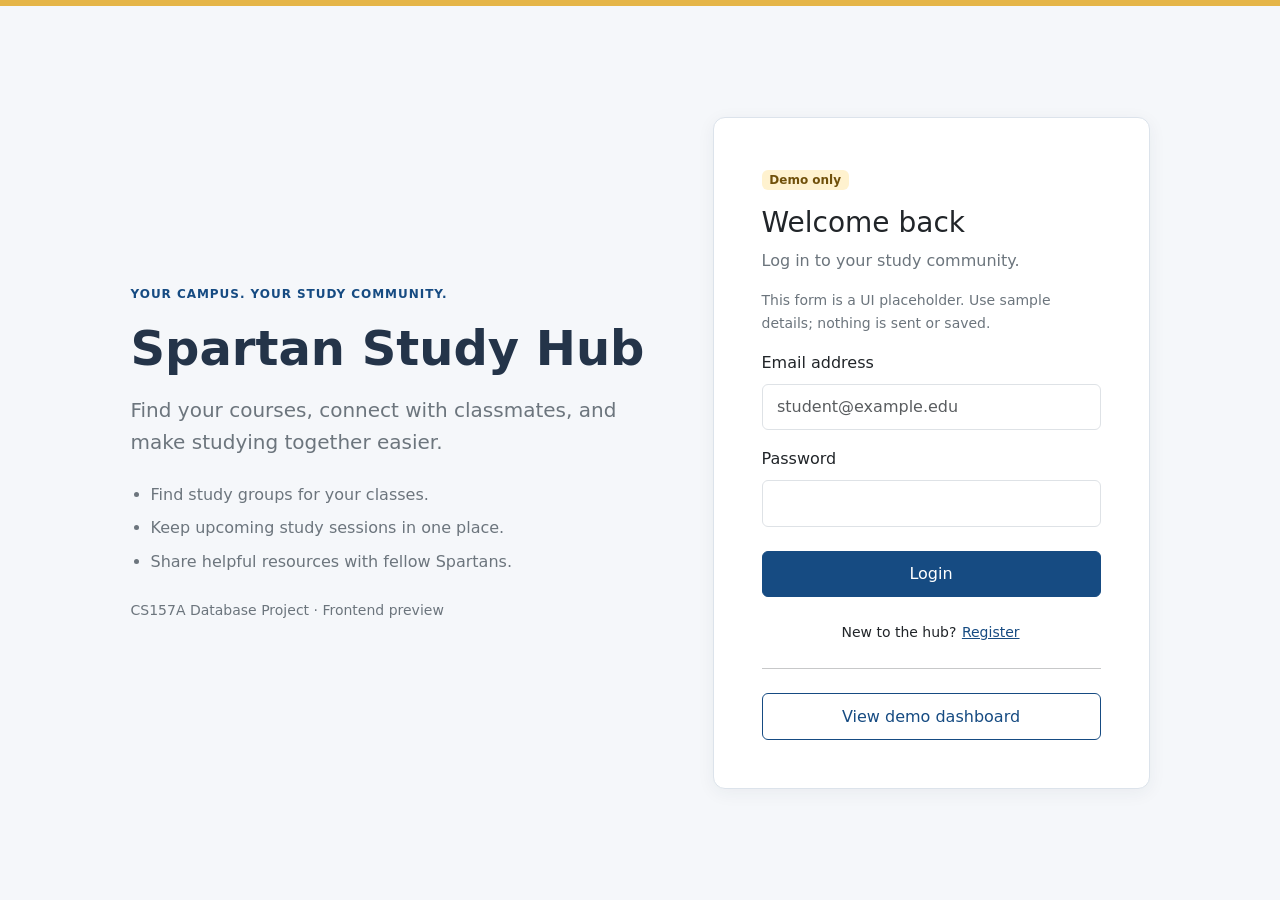
<file: frontend/index.html>
<!doctype html>
<html lang="en">
<head>
  <meta charset="utf-8">
  <meta name="viewport" content="width=device-width, initial-scale=1">
  <meta name="description" content="Connect with classmates, organize study sessions, and share course resources with Spartan Study Hub.">
  <title>Login | Spartan Study Hub</title>
  <!-- Bootstrap is loaded from a CDN; an internet connection is required. -->
  <link href="https://cdn.jsdelivr.net/npm/bootstrap@5.3.3/dist/css/bootstrap.min.css" rel="stylesheet">
  <link href="css/styles.css" rel="stylesheet">
  <script src="js/main.js" defer></script>
</head>
<body class="login-page">
  <a class="skip-link" href="#main-content">Skip to main content</a>
  <main id="main-content" class="container py-5">
    <div class="row align-items-center justify-content-center g-5">
      <section class="col-lg-6" aria-labelledby="site-title">
        <p class="eyebrow">Your campus. Your study community.</p>
        <h1 id="site-title" class="display-5 fw-bold">Spartan Study Hub</h1>
        <p class="lead text-secondary mt-3">Find your courses, connect with classmates, and make studying together easier.</p>
        <ul class="intro-list text-secondary mt-4">
          <li>Find study groups for your classes.</li>
          <li>Keep upcoming study sessions in one place.</li>
          <li>Share helpful resources with fellow Spartans.</li>
        </ul>
        <p class="small text-secondary mt-4 mb-0">CS157A Database Project · Frontend preview</p>
      </section>

      <section class="col-md-9 col-lg-5" aria-labelledby="login-title">
        <div class="card login-card">
          <div class="card-body p-4 p-sm-5">
            <span class="badge demo-badge mb-3">Demo only</span>
            <h2 id="login-title" class="h3">Welcome back</h2>
            <p class="text-secondary">Log in to your study community.</p>
            <p id="login-demo-note" class="small text-secondary">This form is a UI placeholder. Use sample details; nothing is sent or saved.</p>

            <!-- Placeholder form only: no backend action, credential storage, or authentication. -->
            <!-- Inputs intentionally have no name attributes to avoid submitting credentials. -->
            <form id="login-form" aria-describedby="login-demo-note">
              <div class="mb-3">
                <label for="email" class="form-label">Email address</label>
                <input id="email" type="email" class="form-control" placeholder="student@example.edu" autocomplete="username" required>
              </div>
              <div class="mb-4">
                <label for="password" class="form-label">Password</label>
                <input id="password" type="password" class="form-control" autocomplete="current-password" required>
              </div>
              <button type="submit" class="btn btn-primary w-100">Login</button>
            </form>

            <p class="text-center small mt-4 mb-3">New to the hub?
              <a class="btn btn-link p-0 align-baseline" href="register.html">Register</a>
            </p>
            <div id="demo-feedback" class="small text-secondary" role="status" aria-live="polite" aria-atomic="true"></div>
            <hr class="my-4">
            <a href="dashboard.html" class="btn btn-outline-primary w-100">View demo dashboard</a>
            <noscript><p class="small mt-3 mb-0">Enable JavaScript for placeholder form feedback, or open the demo dashboard directly.</p></noscript>
          </div>
        </div>
      </section>
    </div>
  </main>
</body>
</html>
</file>
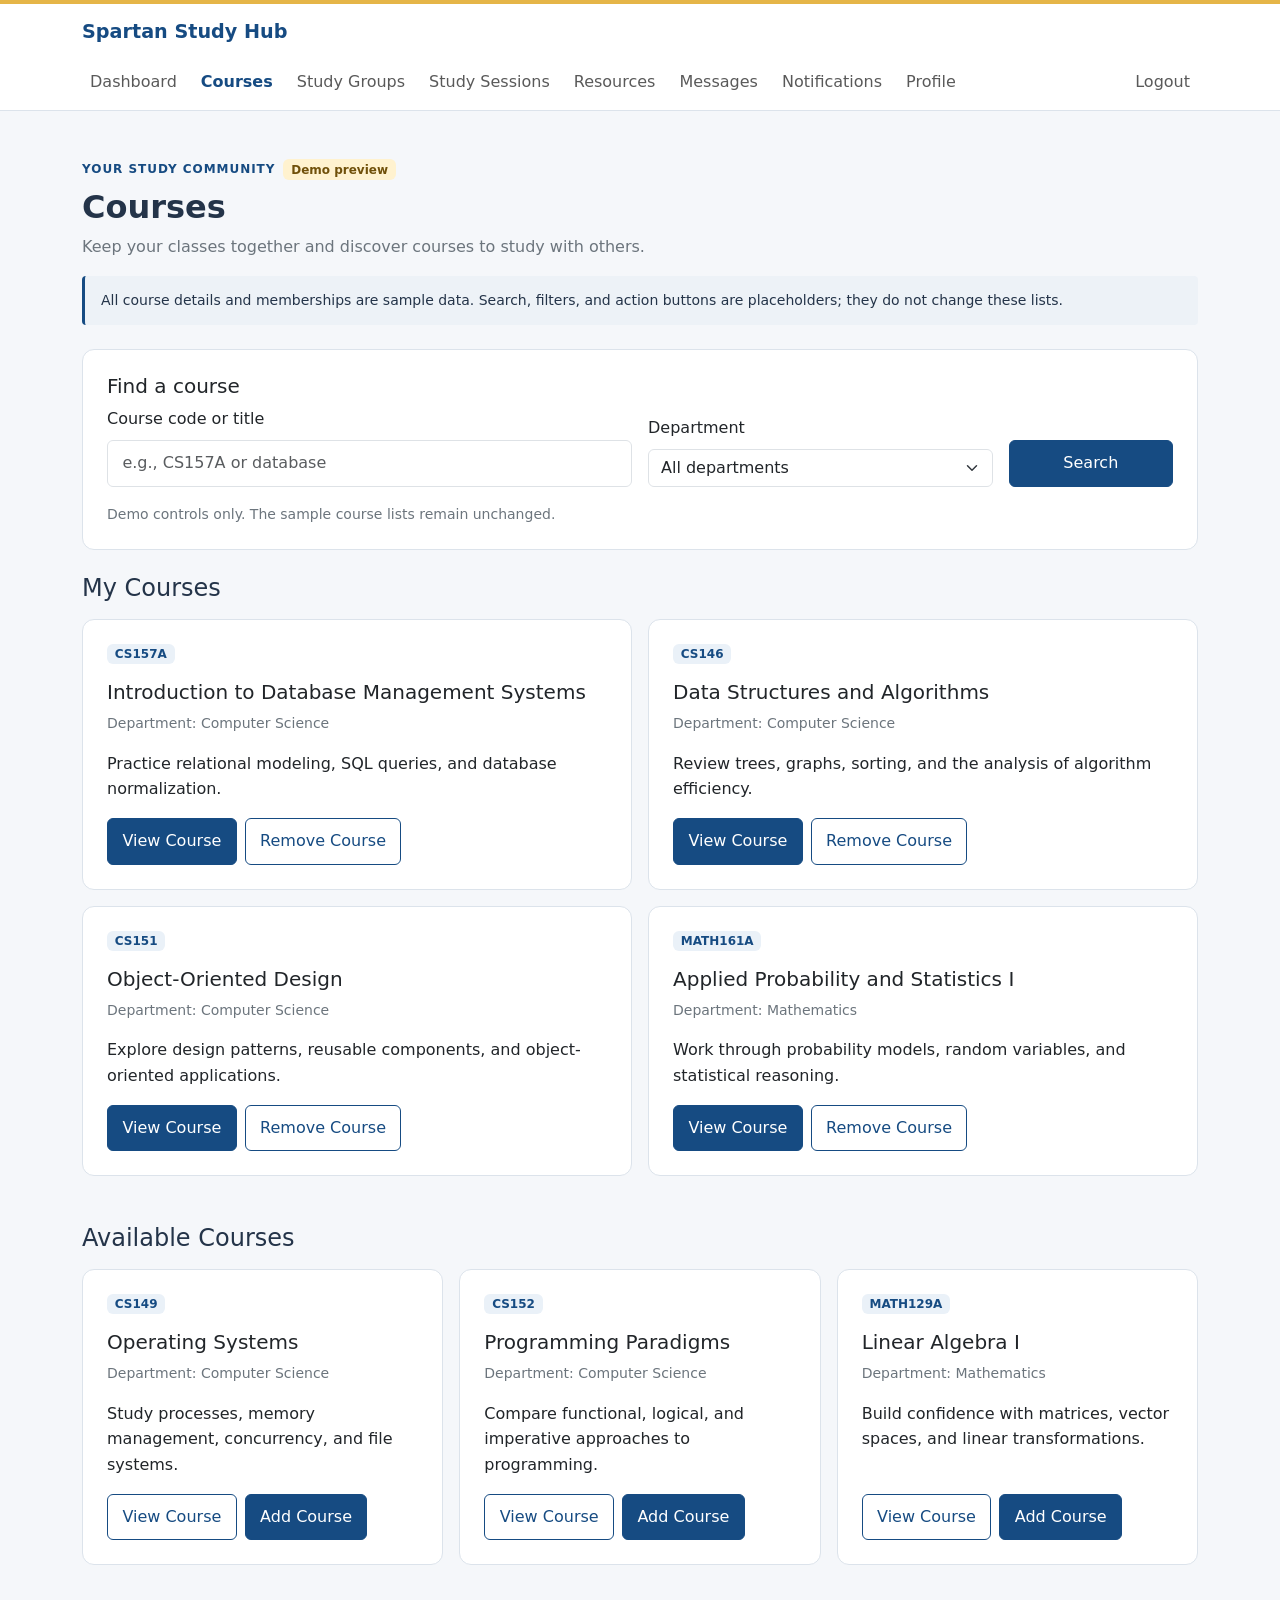
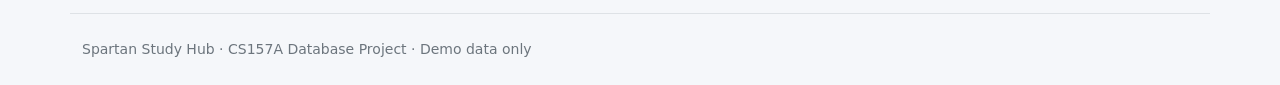
<file: frontend/courses.html>
<!doctype html>
<html lang="en">
<head>
  <meta charset="utf-8">
  <meta name="viewport" content="width=device-width, initial-scale=1">
  <meta name="description" content="Explore sample courses in the Spartan Study Hub frontend preview.">
  <title>Courses | Spartan Study Hub</title>
  <!-- Bootstrap is loaded from a CDN; an internet connection is required. -->
  <link href="https://cdn.jsdelivr.net/npm/bootstrap@5.3.3/dist/css/bootstrap.min.css" rel="stylesheet">
  <link href="css/styles.css" rel="stylesheet">
  <script src="https://cdn.jsdelivr.net/npm/bootstrap@5.3.3/dist/js/bootstrap.bundle.min.js" defer></script>
  <script src="js/main.js" defer></script>
</head>
<body>
  <a class="skip-link" href="#main-content">Skip to main content</a>
  <header class="site-header">
    <nav class="navbar navbar-expand-xl" aria-label="Main navigation">
      <div class="container flex-wrap">
        <a class="navbar-brand fw-bold" href="dashboard.html">Spartan Study Hub</a>
        <button class="navbar-toggler" type="button" data-bs-toggle="collapse" data-bs-target="#main-navigation" aria-controls="main-navigation" aria-expanded="false" aria-label="Toggle navigation">
          <span class="navbar-toggler-icon"></span>
        </button>
        <div class="collapse navbar-collapse dashboard-navigation" id="main-navigation">
          <ul class="navbar-nav gap-xl-2 w-100">
            <li class="nav-item"><a class="nav-link" href="dashboard.html">Dashboard</a></li>
            <li class="nav-item"><a class="nav-link active" href="courses.html" aria-current="page">Courses</a></li>
            <li class="nav-item"><a class="nav-link" href="study-groups.html">Study Groups</a></li>
            <li class="nav-item"><a class="nav-link" href="study-sessions.html">Study Sessions</a></li>
            <li class="nav-item"><a class="nav-link" href="resources.html">Resources</a></li>
            <li class="nav-item"><a class="nav-link" href="messages.html">Messages</a></li>
            <li class="nav-item"><a class="nav-link" href="notifications.html">Notifications</a></li>
            <li class="nav-item"><a class="nav-link" href="profile.html">Profile</a></li>
            <li class="nav-item ms-xl-auto"><a class="nav-link" href="index.html">Logout</a></li>
          </ul>
        </div>
      </div>
    </nav>
  </header>

  <main id="main-content" class="container py-4 py-lg-5">
    <section class="mb-4" aria-labelledby="page-title">
      <div class="d-flex flex-wrap align-items-center gap-2 mb-2">
        <p class="eyebrow mb-0">Your study community</p>
        <span class="badge demo-badge">Demo preview</span>
      </div>
      <h1 id="page-title" class="h2 fw-bold">Courses</h1>
      <p class="text-secondary">Keep your classes together and discover courses to study with others.</p>
      <div class="demo-notice small">All course details and memberships are sample data. Search, filters, and action buttons are placeholders; they do not change these lists.</div>
    </section>

    <section class="card mb-4" aria-labelledby="search-title">
      <div class="card-body p-4">
        <h2 id="search-title" class="h5">Find a course</h2>
        <!-- Demo search UI only. No search request is made and no filtering is applied. -->
        <form class="row g-3 align-items-end" data-demo-form="Course search" aria-describedby="search-note">
          <div class="col-md-6">
            <label for="course-search" class="form-label">Course code or title</label>
            <input id="course-search" type="search" class="form-control" placeholder="e.g., CS157A or database">
          </div>
          <div class="col-md-4">
            <label for="department-filter" class="form-label">Department</label>
            <select id="department-filter" class="form-select">
              <option value="">All departments</option>
              <option value="cs">Computer Science</option>
              <option value="math">Mathematics</option>
            </select>
          </div>
          <div class="col-md-2 d-grid"><button type="submit" class="btn btn-primary">Search</button></div>
          <p id="search-note" class="small text-secondary mb-0">Demo controls only. The sample course lists remain unchanged.</p>
        </form>
      </div>
    </section>

    <div id="demo-feedback" class="small text-secondary mb-4" role="status" aria-live="polite" aria-atomic="true"></div>

    <section class="mb-5" aria-labelledby="my-courses-title">
      <h2 id="my-courses-title" class="h4 mb-3">My Courses</h2>
      <!-- Mock memberships: four sample courses matching the dashboard summary. -->
      <div class="row g-3">
        <div class="col-md-6">
          <article class="card h-100">
            <div class="card-body p-4 d-flex flex-column">
              <span class="badge course-badge align-self-start mb-3">CS157A</span>
              <h3 class="h5">Introduction to Database Management Systems</h3>
              <p class="small text-secondary">Department: Computer Science</p>
              <p>Practice relational modeling, SQL queries, and database normalization.</p>
              <div class="d-flex flex-wrap gap-2 mt-auto">
                <button type="button" class="btn btn-primary" data-demo-feature="View Course: CS157A">View Course</button>
                <button type="button" class="btn btn-outline-primary" data-demo-feature="Remove Course: CS157A">Remove Course</button>
              </div>
            </div>
          </article>
        </div>
        <div class="col-md-6">
          <article class="card h-100">
            <div class="card-body p-4 d-flex flex-column">
              <span class="badge course-badge align-self-start mb-3">CS146</span>
              <h3 class="h5">Data Structures and Algorithms</h3>
              <p class="small text-secondary">Department: Computer Science</p>
              <p>Review trees, graphs, sorting, and the analysis of algorithm efficiency.</p>
              <div class="d-flex flex-wrap gap-2 mt-auto">
                <button type="button" class="btn btn-primary" data-demo-feature="View Course: CS146">View Course</button>
                <button type="button" class="btn btn-outline-primary" data-demo-feature="Remove Course: CS146">Remove Course</button>
              </div>
            </div>
          </article>
        </div>
        <div class="col-md-6">
          <article class="card h-100">
            <div class="card-body p-4 d-flex flex-column">
              <span class="badge course-badge align-self-start mb-3">CS151</span>
              <h3 class="h5">Object-Oriented Design</h3>
              <p class="small text-secondary">Department: Computer Science</p>
              <p>Explore design patterns, reusable components, and object-oriented applications.</p>
              <div class="d-flex flex-wrap gap-2 mt-auto">
                <button type="button" class="btn btn-primary" data-demo-feature="View Course: CS151">View Course</button>
                <button type="button" class="btn btn-outline-primary" data-demo-feature="Remove Course: CS151">Remove Course</button>
              </div>
            </div>
          </article>
        </div>
        <div class="col-md-6">
          <article class="card h-100">
            <div class="card-body p-4 d-flex flex-column">
              <span class="badge course-badge align-self-start mb-3">MATH161A</span>
              <h3 class="h5">Applied Probability and Statistics I</h3>
              <p class="small text-secondary">Department: Mathematics</p>
              <p>Work through probability models, random variables, and statistical reasoning.</p>
              <div class="d-flex flex-wrap gap-2 mt-auto">
                <button type="button" class="btn btn-primary" data-demo-feature="View Course: MATH161A">View Course</button>
                <button type="button" class="btn btn-outline-primary" data-demo-feature="Remove Course: MATH161A">Remove Course</button>
              </div>
            </div>
          </article>
        </div>
      </div>
    </section>

    <section aria-labelledby="available-courses-title">
      <h2 id="available-courses-title" class="h4 mb-3">Available Courses</h2>
      <!-- Mock catalog data for visual layout; this is not a live course catalog. -->
      <div class="row g-3">
        <div class="col-md-6 col-xl-4">
          <article class="card h-100">
            <div class="card-body p-4 d-flex flex-column">
              <span class="badge course-badge align-self-start mb-3">CS149</span>
              <h3 class="h5">Operating Systems</h3>
              <p class="small text-secondary">Department: Computer Science</p>
              <p>Study processes, memory management, concurrency, and file systems.</p>
              <div class="d-flex flex-wrap gap-2 mt-auto">
                <button type="button" class="btn btn-outline-primary" data-demo-feature="View Course: CS149">View Course</button>
                <button type="button" class="btn btn-primary" data-demo-feature="Add Course: CS149">Add Course</button>
              </div>
            </div>
          </article>
        </div>
        <div class="col-md-6 col-xl-4">
          <article class="card h-100">
            <div class="card-body p-4 d-flex flex-column">
              <span class="badge course-badge align-self-start mb-3">CS152</span>
              <h3 class="h5">Programming Paradigms</h3>
              <p class="small text-secondary">Department: Computer Science</p>
              <p>Compare functional, logical, and imperative approaches to programming.</p>
              <div class="d-flex flex-wrap gap-2 mt-auto">
                <button type="button" class="btn btn-outline-primary" data-demo-feature="View Course: CS152">View Course</button>
                <button type="button" class="btn btn-primary" data-demo-feature="Add Course: CS152">Add Course</button>
              </div>
            </div>
          </article>
        </div>
        <div class="col-md-6 col-xl-4">
          <article class="card h-100">
            <div class="card-body p-4 d-flex flex-column">
              <span class="badge course-badge align-self-start mb-3">MATH129A</span>
              <h3 class="h5">Linear Algebra I</h3>
              <p class="small text-secondary">Department: Mathematics</p>
              <p>Build confidence with matrices, vector spaces, and linear transformations.</p>
              <div class="d-flex flex-wrap gap-2 mt-auto">
                <button type="button" class="btn btn-outline-primary" data-demo-feature="View Course: MATH129A">View Course</button>
                <button type="button" class="btn btn-primary" data-demo-feature="Add Course: MATH129A">Add Course</button>
              </div>
            </div>
          </article>
        </div>
      </div>
    </section>
    <noscript><p class="demo-notice mt-4">Enable JavaScript for the navigation menu and placeholder feedback.</p></noscript>
  </main>
  <footer class="container py-4 small text-secondary border-top">Spartan Study Hub · CS157A Database Project · Demo data only</footer>
</body>
</html>
</file>
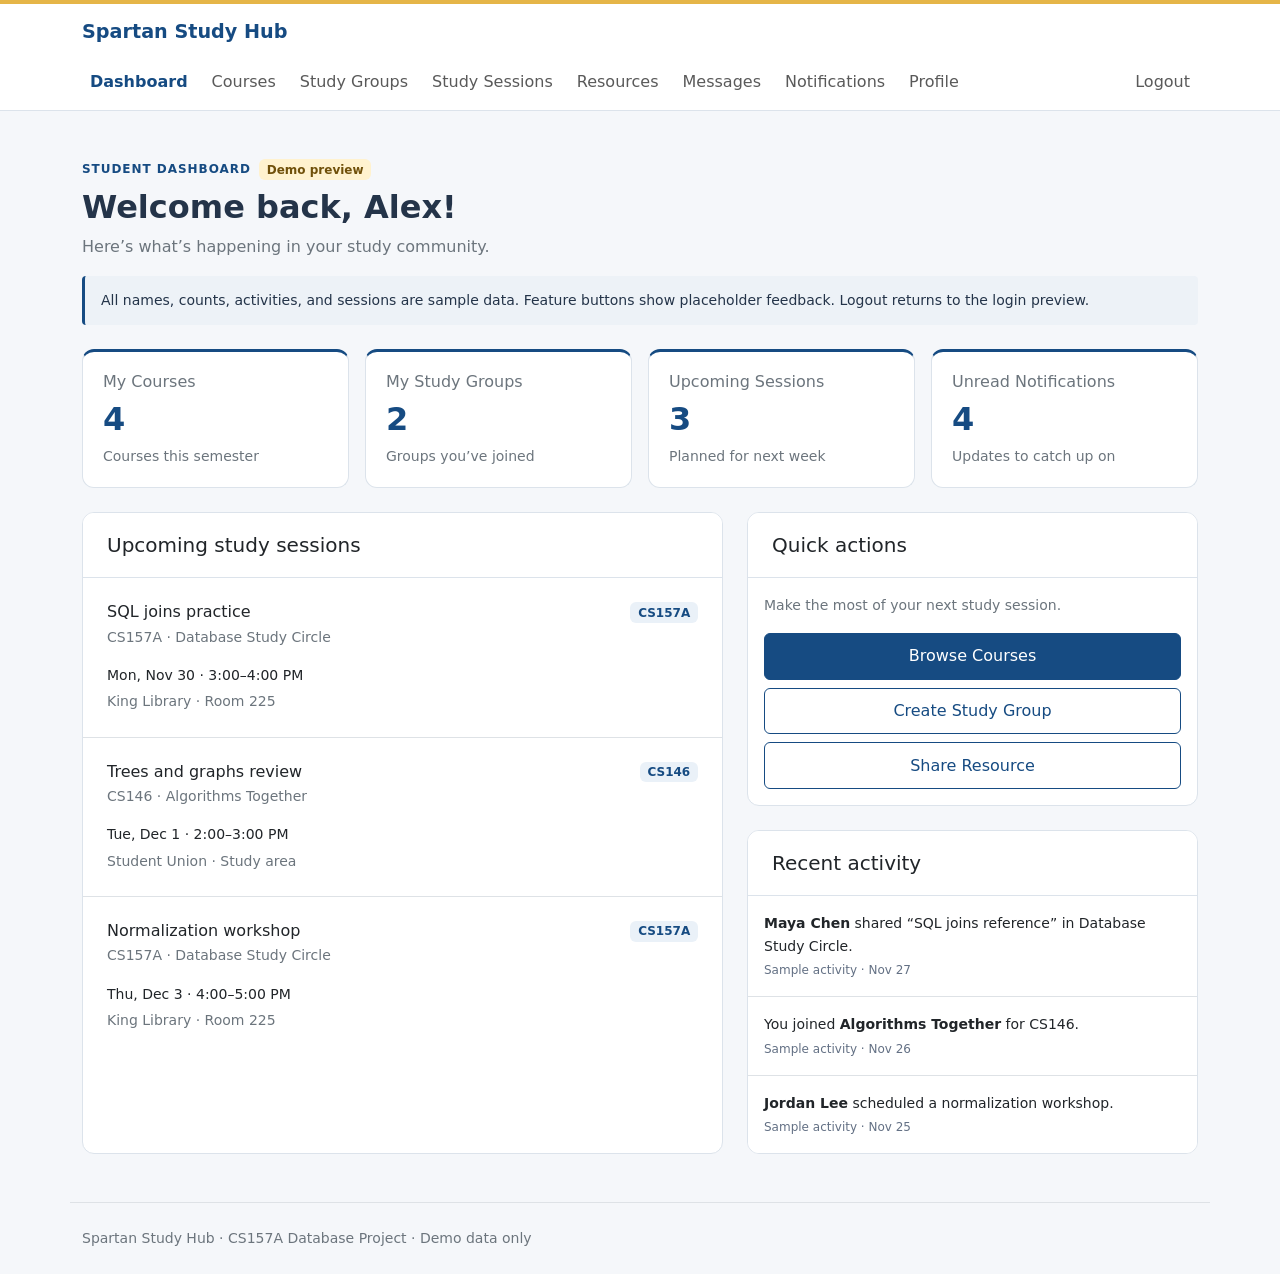
<file: frontend/dashboard.html>
<!doctype html>
<html lang="en">
<head>
  <meta charset="utf-8">
  <meta name="viewport" content="width=device-width, initial-scale=1">
  <meta name="description" content="A demo student dashboard for Spartan Study Hub.">
  <title>Dashboard | Spartan Study Hub</title>
  <!-- Bootstrap is loaded from a CDN; an internet connection is required. -->
  <link href="https://cdn.jsdelivr.net/npm/bootstrap@5.3.3/dist/css/bootstrap.min.css" rel="stylesheet">
  <link href="css/styles.css" rel="stylesheet">
  <script src="https://cdn.jsdelivr.net/npm/bootstrap@5.3.3/dist/js/bootstrap.bundle.min.js" defer></script>
  <script src="js/main.js" defer></script>
</head>
<body>
  <a class="skip-link" href="#main-content">Skip to main content</a>
  <header class="site-header">
    <nav class="navbar navbar-expand-xl" aria-label="Main navigation">
      <div class="container flex-wrap">
        <a class="navbar-brand fw-bold" href="dashboard.html">Spartan Study Hub</a>
        <button class="navbar-toggler" type="button" data-bs-toggle="collapse" data-bs-target="#main-navigation" aria-controls="main-navigation" aria-expanded="false" aria-label="Toggle navigation">
          <span class="navbar-toggler-icon"></span>
        </button>
        <div class="collapse navbar-collapse dashboard-navigation" id="main-navigation">
          <ul class="navbar-nav gap-xl-2 w-100">
            <li class="nav-item"><a class="nav-link active" href="dashboard.html" aria-current="page">Dashboard</a></li>
            <li class="nav-item"><a class="nav-link" href="courses.html">Courses</a></li>
            <li class="nav-item"><a class="nav-link" href="study-groups.html">Study Groups</a></li>
            <li class="nav-item"><a class="nav-link" href="study-sessions.html">Study Sessions</a></li>
            <li class="nav-item"><a class="nav-link" href="resources.html">Resources</a></li>
            <li class="nav-item"><a class="nav-link" href="messages.html">Messages</a></li>
            <li class="nav-item"><a class="nav-link" href="notifications.html">Notifications</a></li>
            <li class="nav-item"><a class="nav-link" href="profile.html">Profile</a></li>
            <!-- Static navigation only; no login session exists to end. -->
            <li class="nav-item ms-xl-auto"><a class="nav-link" href="index.html">Logout</a></li>
          </ul>
        </div>
      </div>
    </nav>
  </header>

  <main id="main-content" class="container py-4 py-lg-5">
    <section class="mb-4" aria-labelledby="welcome-title">
      <div class="d-flex flex-wrap align-items-center gap-2 mb-2">
        <p class="eyebrow mb-0">Student dashboard</p>
        <span class="badge demo-badge">Demo preview</span>
      </div>
      <!-- Mock student name and all dashboard content below are for layout only. -->
      <h1 id="welcome-title" class="h2 fw-bold">Welcome back, Alex!</h1>
      <p class="text-secondary mb-3">Here’s what’s happening in your study community.</p>
      <div class="demo-notice small">All names, counts, activities, and sessions are sample data. Feature buttons show placeholder feedback. Logout returns to the login preview.</div>
    </section>

    <!-- Shared live region for placeholder buttons. No data is created or changed. -->
    <div id="demo-feedback" class="small text-secondary mb-4" role="status" aria-live="polite" aria-atomic="true"></div>

    <section class="mb-4" aria-labelledby="summary-title">
      <h2 id="summary-title" class="visually-hidden">Your study overview</h2>
      <!-- Mock summary counts: four courses, two groups, three sessions, four notifications. -->
      <div class="row g-3">
        <div class="col-sm-6 col-lg-3">
          <article class="card summary-card h-100">
            <div class="card-body">
              <h3 class="h6 text-secondary">My Courses</h3>
              <p class="summary-number">4</p>
              <p class="small text-secondary mb-0">Courses this semester</p>
            </div>
          </article>
        </div>
        <div class="col-sm-6 col-lg-3">
          <article class="card summary-card h-100">
            <div class="card-body">
              <h3 class="h6 text-secondary">My Study Groups</h3>
              <p class="summary-number">2</p>
              <p class="small text-secondary mb-0">Groups you’ve joined</p>
            </div>
          </article>
        </div>
        <div class="col-sm-6 col-lg-3">
          <article class="card summary-card h-100">
            <div class="card-body">
              <h3 class="h6 text-secondary">Upcoming Sessions</h3>
              <p class="summary-number">3</p>
              <p class="small text-secondary mb-0">Planned for next week</p>
            </div>
          </article>
        </div>
        <div class="col-sm-6 col-lg-3">
          <article class="card summary-card h-100">
            <div class="card-body">
              <h3 class="h6 text-secondary">Unread Notifications</h3>
              <p class="summary-number">4</p>
              <p class="small text-secondary mb-0">Updates to catch up on</p>
            </div>
          </article>
        </div>
      </div>
    </section>

    <div class="row g-4">
      <section class="col-lg-7" aria-labelledby="sessions-title">
        <div class="card h-100">
          <div class="card-header"><h2 id="sessions-title" class="h5 mb-0">Upcoming study sessions</h2></div>
          <!-- Mock sessions use a fixed sample week, not a live calendar. -->
          <ul class="list-group list-group-flush">
            <li class="list-group-item p-4">
              <div class="d-flex flex-wrap align-items-start justify-content-between gap-2">
                <div><h3 class="h6 mb-1">SQL joins practice</h3><p class="small text-secondary mb-0">CS157A · Database Study Circle</p></div>
                <span class="badge course-badge">CS157A</span>
              </div>
              <p class="small mt-3 mb-1"><time datetime="2026-11-30T15:00">Mon, Nov 30 · 3:00–4:00 PM</time></p>
              <p class="small text-secondary mb-0">King Library · Room 225</p>
            </li>
            <li class="list-group-item p-4">
              <div class="d-flex flex-wrap align-items-start justify-content-between gap-2">
                <div><h3 class="h6 mb-1">Trees and graphs review</h3><p class="small text-secondary mb-0">CS146 · Algorithms Together</p></div>
                <span class="badge course-badge">CS146</span>
              </div>
              <p class="small mt-3 mb-1"><time datetime="2026-12-01T14:00">Tue, Dec 1 · 2:00–3:00 PM</time></p>
              <p class="small text-secondary mb-0">Student Union · Study area</p>
            </li>
            <li class="list-group-item p-4">
              <div class="d-flex flex-wrap align-items-start justify-content-between gap-2">
                <div><h3 class="h6 mb-1">Normalization workshop</h3><p class="small text-secondary mb-0">CS157A · Database Study Circle</p></div>
                <span class="badge course-badge">CS157A</span>
              </div>
              <p class="small mt-3 mb-1"><time datetime="2026-12-03T16:00">Thu, Dec 3 · 4:00–5:00 PM</time></p>
              <p class="small text-secondary mb-0">King Library · Room 225</p>
            </li>
          </ul>
        </div>
      </section>

      <div class="col-lg-5">
        <section class="card mb-4" aria-labelledby="actions-title">
          <div class="card-header"><h2 id="actions-title" class="h5 mb-0">Quick actions</h2></div>
          <div class="card-body">
            <p class="small text-secondary">Make the most of your next study session.</p>
            <div class="d-grid gap-2">
              <button type="button" class="btn btn-primary" data-demo-feature="Browse Courses">Browse Courses</button>
              <button type="button" class="btn btn-outline-primary" data-demo-feature="Create Study Group">Create Study Group</button>
              <button type="button" class="btn btn-outline-primary" data-demo-feature="Share Resource">Share Resource</button>
            </div>
          </div>
        </section>

        <section class="card" aria-labelledby="activity-title">
          <div class="card-header"><h2 id="activity-title" class="h5 mb-0">Recent activity</h2></div>
          <!-- Mock activity only; nothing is fetched or persisted. -->
          <ul class="list-group list-group-flush">
            <li class="list-group-item p-3">
              <p class="small mb-1"><strong>Maya Chen</strong> shared “SQL joins reference” in Database Study Circle.</p>
              <p class="activity-meta mb-0">Sample activity · Nov 27</p>
            </li>
            <li class="list-group-item p-3">
              <p class="small mb-1">You joined <strong>Algorithms Together</strong> for CS146.</p>
              <p class="activity-meta mb-0">Sample activity · Nov 26</p>
            </li>
            <li class="list-group-item p-3">
              <p class="small mb-1"><strong>Jordan Lee</strong> scheduled a normalization workshop.</p>
              <p class="activity-meta mb-0">Sample activity · Nov 25</p>
            </li>
          </ul>
        </section>
      </div>
    </div>
    <noscript><p class="demo-notice mt-4">Enable JavaScript for the navigation menu and placeholder button feedback.</p></noscript>
  </main>

  <footer class="container py-4 small text-secondary border-top">Spartan Study Hub · CS157A Database Project · Demo data only</footer>
</body>
</html>
</file>
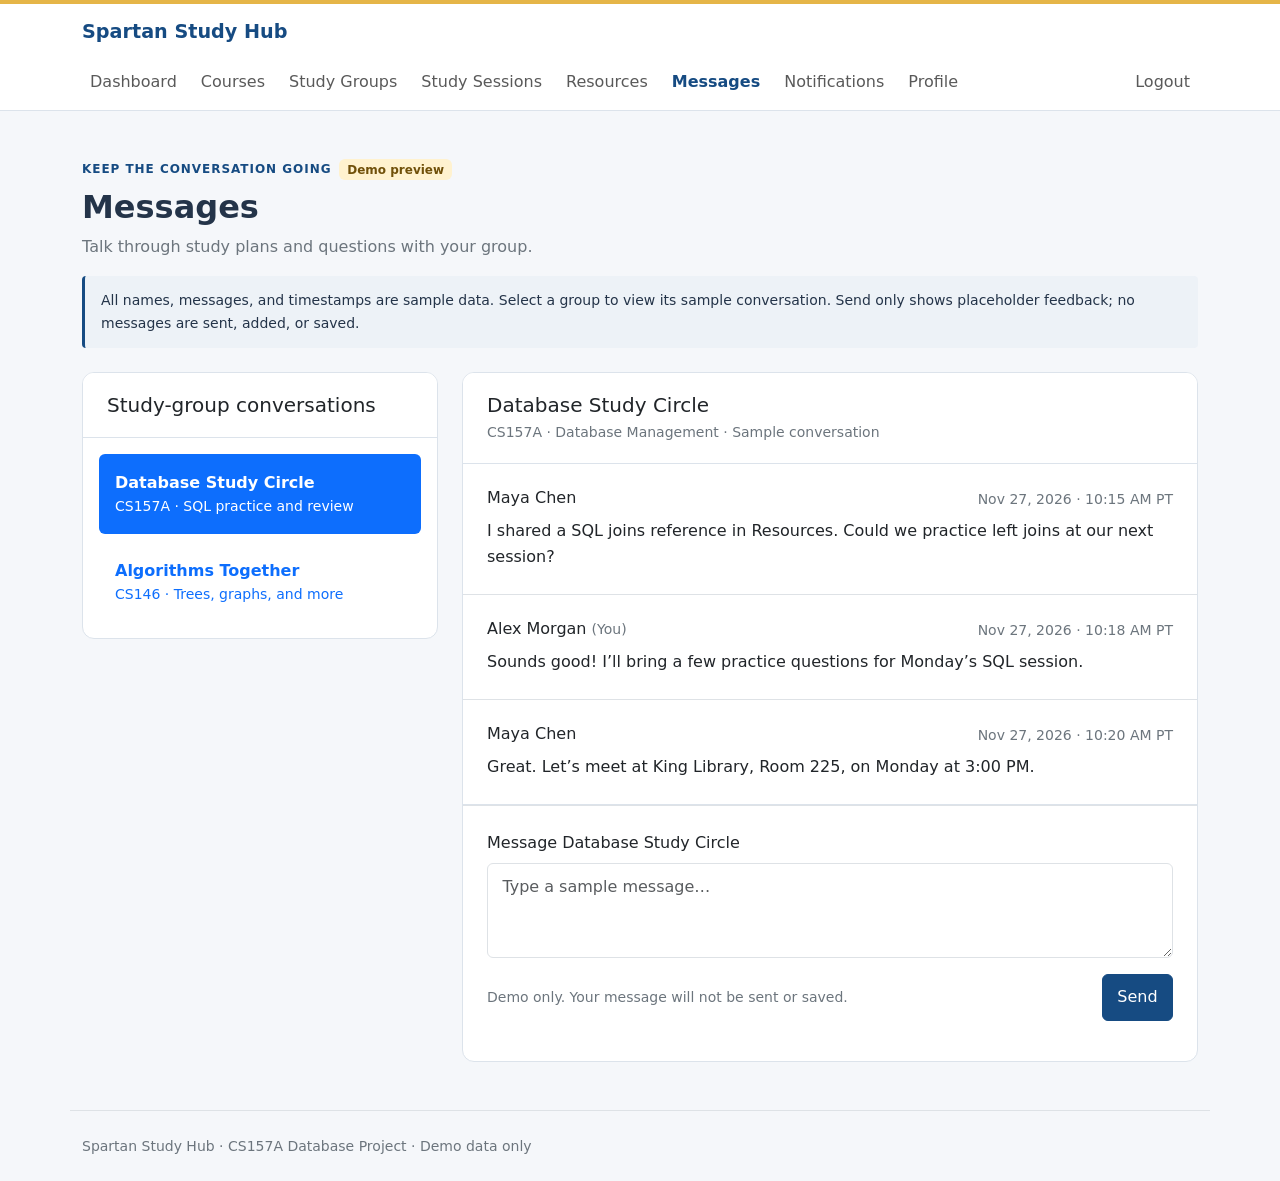
<file: frontend/messages.html>
<!doctype html>
<html lang="en">
<head>
  <meta charset="utf-8">
  <meta name="viewport" content="width=device-width, initial-scale=1">
  <meta name="description" content="Explore sample study-group conversations in the Spartan Study Hub frontend preview.">
  <title>Messages | Spartan Study Hub</title>
  <!-- Bootstrap is loaded from a CDN; an internet connection is required. -->
  <link href="https://cdn.jsdelivr.net/npm/bootstrap@5.3.3/dist/css/bootstrap.min.css" rel="stylesheet">
  <link href="css/styles.css" rel="stylesheet">
  <script src="https://cdn.jsdelivr.net/npm/bootstrap@5.3.3/dist/js/bootstrap.bundle.min.js" defer></script>
  <script src="js/main.js" defer></script>
</head>
<body>
  <a class="skip-link" href="#main-content">Skip to main content</a>
  <header class="site-header">
    <nav class="navbar navbar-expand-xl" aria-label="Main navigation">
      <div class="container flex-wrap">
        <a class="navbar-brand fw-bold" href="dashboard.html">Spartan Study Hub</a>
        <button class="navbar-toggler" type="button" data-bs-toggle="collapse" data-bs-target="#main-navigation" aria-controls="main-navigation" aria-expanded="false" aria-label="Toggle navigation">
          <span class="navbar-toggler-icon"></span>
        </button>
        <div class="collapse navbar-collapse dashboard-navigation" id="main-navigation">
          <ul class="navbar-nav gap-xl-2 w-100">
            <li class="nav-item"><a class="nav-link" href="dashboard.html">Dashboard</a></li>
            <li class="nav-item"><a class="nav-link" href="courses.html">Courses</a></li>
            <li class="nav-item"><a class="nav-link" href="study-groups.html">Study Groups</a></li>
            <li class="nav-item"><a class="nav-link" href="study-sessions.html">Study Sessions</a></li>
            <li class="nav-item"><a class="nav-link" href="resources.html">Resources</a></li>
            <li class="nav-item"><a class="nav-link active" href="messages.html" aria-current="page">Messages</a></li>
            <li class="nav-item"><a class="nav-link" href="notifications.html">Notifications</a></li>
            <li class="nav-item"><a class="nav-link" href="profile.html">Profile</a></li>
            <li class="nav-item ms-xl-auto"><a class="nav-link" href="index.html">Logout</a></li>
          </ul>
        </div>
      </div>
    </nav>
  </header>

  <main id="main-content" class="container py-4 py-lg-5">
    <section class="mb-4" aria-labelledby="page-title">
      <div class="d-flex flex-wrap align-items-center gap-2 mb-2">
        <p class="eyebrow mb-0">Keep the conversation going</p>
        <span class="badge demo-badge">Demo preview</span>
      </div>
      <h1 id="page-title" class="h2 fw-bold">Messages</h1>
      <p class="text-secondary">Talk through study plans and questions with your group.</p>
      <div class="demo-notice small">All names, messages, and timestamps are sample data. Select a group to view its sample conversation. Send only shows placeholder feedback; no messages are sent, added, or saved.</div>
    </section>

    <div id="demo-feedback" class="small text-secondary mb-4" role="status" aria-live="polite" aria-atomic="true"></div>

    <div class="row g-4">
      <aside class="col-lg-4" aria-labelledby="conversations-title">
        <div class="card">
          <div class="card-header"><h2 id="conversations-title" class="h5 mb-0">Study-group conversations</h2></div>
          <!-- Mock groups match My Study Groups. Bootstrap switches static demo panels only. -->
          <div class="nav nav-pills flex-column gap-2 p-3" role="tablist" aria-label="Study-group conversations" aria-orientation="vertical">
            <button type="button" class="nav-link active text-start p-3" id="database-tab" data-bs-toggle="pill" data-bs-target="#database-conversation" role="tab" aria-controls="database-conversation" aria-selected="true">
              <span class="d-block fw-semibold">Database Study Circle</span>
              <span class="d-block small">CS157A · SQL practice and review</span>
            </button>
            <button type="button" class="nav-link text-start p-3" id="algorithms-tab" data-bs-toggle="pill" data-bs-target="#algorithms-conversation" role="tab" aria-controls="algorithms-conversation" aria-selected="false" tabindex="-1">
              <span class="d-block fw-semibold">Algorithms Together</span>
              <span class="d-block small">CS146 · Trees, graphs, and more</span>
            </button>
          </div>
        </div>
      </aside>

      <div class="col-lg-8">
        <div class="tab-content">
          <section class="tab-pane active" id="database-conversation" role="tabpanel" aria-labelledby="database-tab" tabindex="0">
            <div class="card">
              <div class="card-header">
                <h2 class="h5 mb-1">Database Study Circle</h2>
                <p class="small text-secondary mb-0">CS157A · Database Management · Sample conversation</p>
              </div>
              <!-- Mock conversation in chronological order. No live chat or polling. -->
              <ol class="list-group list-group-flush list-unstyled mb-0" aria-label="Sample messages in Database Study Circle">
                <li class="list-group-item p-4">
                  <div class="d-flex flex-wrap justify-content-between gap-2 mb-2">
                    <h3 class="h6 mb-0">Maya Chen</h3>
                    <time class="small text-secondary" datetime="2026-11-27T10:15:00-08:00">Nov 27, 2026 · 10:15 AM PT</time>
                  </div>
                  <p class="mb-0">I shared a SQL joins reference in Resources. Could we practice left joins at our next session?</p>
                </li>
                <li class="list-group-item p-4">
                  <div class="d-flex flex-wrap justify-content-between gap-2 mb-2">
                    <h3 class="h6 mb-0">Alex Morgan <span class="small text-secondary">(You)</span></h3>
                    <time class="small text-secondary" datetime="2026-11-27T10:18:00-08:00">Nov 27, 2026 · 10:18 AM PT</time>
                  </div>
                  <p class="mb-0">Sounds good! I’ll bring a few practice questions for Monday’s SQL session.</p>
                </li>
                <li class="list-group-item p-4">
                  <div class="d-flex flex-wrap justify-content-between gap-2 mb-2">
                    <h3 class="h6 mb-0">Maya Chen</h3>
                    <time class="small text-secondary" datetime="2026-11-27T10:20:00-08:00">Nov 27, 2026 · 10:20 AM PT</time>
                  </div>
                  <p class="mb-0">Great. Let’s meet at King Library, Room 225, on Monday at 3:00 PM.</p>
                </li>
              </ol>
              <div class="card-body p-4 border-top">
                <!-- Placeholder composer: no input name or backend action; submission is intercepted. -->
                <form data-demo-form="Send message to Database Study Circle" aria-describedby="database-message-note">
                  <label for="database-message" class="form-label">Message Database Study Circle</label>
                  <textarea id="database-message" class="form-control mb-3" rows="3" maxlength="1000" placeholder="Type a sample message…" required></textarea>
                  <div class="d-flex flex-wrap align-items-center justify-content-between gap-3">
                    <p id="database-message-note" class="small text-secondary mb-0">Demo only. Your message will not be sent or saved.</p>
                    <button type="submit" class="btn btn-primary">Send</button>
                  </div>
                  <p class="small text-secondary mt-3 mb-0" data-form-feedback role="status" aria-live="polite" aria-atomic="true"></p>
                </form>
              </div>
            </div>
          </section>

          <section class="tab-pane" id="algorithms-conversation" role="tabpanel" aria-labelledby="algorithms-tab" tabindex="0">
            <div class="card">
              <div class="card-header">
                <h2 class="h5 mb-1">Algorithms Together</h2>
                <p class="small text-secondary mb-0">CS146 · Data Structures and Algorithms · Sample conversation</p>
              </div>
              <!-- Mock conversation only. Switching tabs does not fetch any messages. -->
              <ol class="list-group list-group-flush list-unstyled mb-0" aria-label="Sample messages in Algorithms Together">
                <li class="list-group-item p-4">
                  <div class="d-flex flex-wrap justify-content-between gap-2 mb-2">
                    <h3 class="h6 mb-0">Jordan Lee</h3>
                    <time class="small text-secondary" datetime="2026-11-26T15:30:00-08:00">Nov 26, 2026 · 3:30 PM PT</time>
                  </div>
                  <p class="mb-0">For Tuesday’s review, let’s compare breadth-first and depth-first search.</p>
                </li>
                <li class="list-group-item p-4">
                  <div class="d-flex flex-wrap justify-content-between gap-2 mb-2">
                    <h3 class="h6 mb-0">Alex Morgan <span class="small text-secondary">(You)</span></h3>
                    <time class="small text-secondary" datetime="2026-11-26T15:35:00-08:00">Nov 26, 2026 · 3:35 PM PT</time>
                  </div>
                  <p class="mb-0">Can we also walk through the time complexity for each traversal?</p>
                </li>
                <li class="list-group-item p-4">
                  <div class="d-flex flex-wrap justify-content-between gap-2 mb-2">
                    <h3 class="h6 mb-0">Sam Rivera</h3>
                    <time class="small text-secondary" datetime="2026-11-26T15:40:00-08:00">Nov 26, 2026 · 3:40 PM PT</time>
                  </div>
                  <p class="mb-0">Absolutely. I’ll bring a sample graph so we can trace both approaches.</p>
                </li>
              </ol>
              <div class="card-body p-4 border-top">
                <!-- Placeholder composer only. No message is added to the sample conversation. -->
                <form data-demo-form="Send message to Algorithms Together" aria-describedby="algorithms-message-note">
                  <label for="algorithms-message" class="form-label">Message Algorithms Together</label>
                  <textarea id="algorithms-message" class="form-control mb-3" rows="3" maxlength="1000" placeholder="Type a sample message…" required></textarea>
                  <div class="d-flex flex-wrap align-items-center justify-content-between gap-3">
                    <p id="algorithms-message-note" class="small text-secondary mb-0">Demo only. Your message will not be sent or saved.</p>
                    <button type="submit" class="btn btn-primary">Send</button>
                  </div>
                  <p class="small text-secondary mt-3 mb-0" data-form-feedback role="status" aria-live="polite" aria-atomic="true"></p>
                </form>
              </div>
            </div>
          </section>
        </div>
      </div>
    </div>
    <noscript><p class="demo-notice mt-4">Enable JavaScript for the navigation menu, conversation selector, and placeholder form feedback.</p></noscript>
  </main>

  <footer class="container py-4 small text-secondary border-top">Spartan Study Hub · CS157A Database Project · Demo data only</footer>
</body>
</html>
</file>
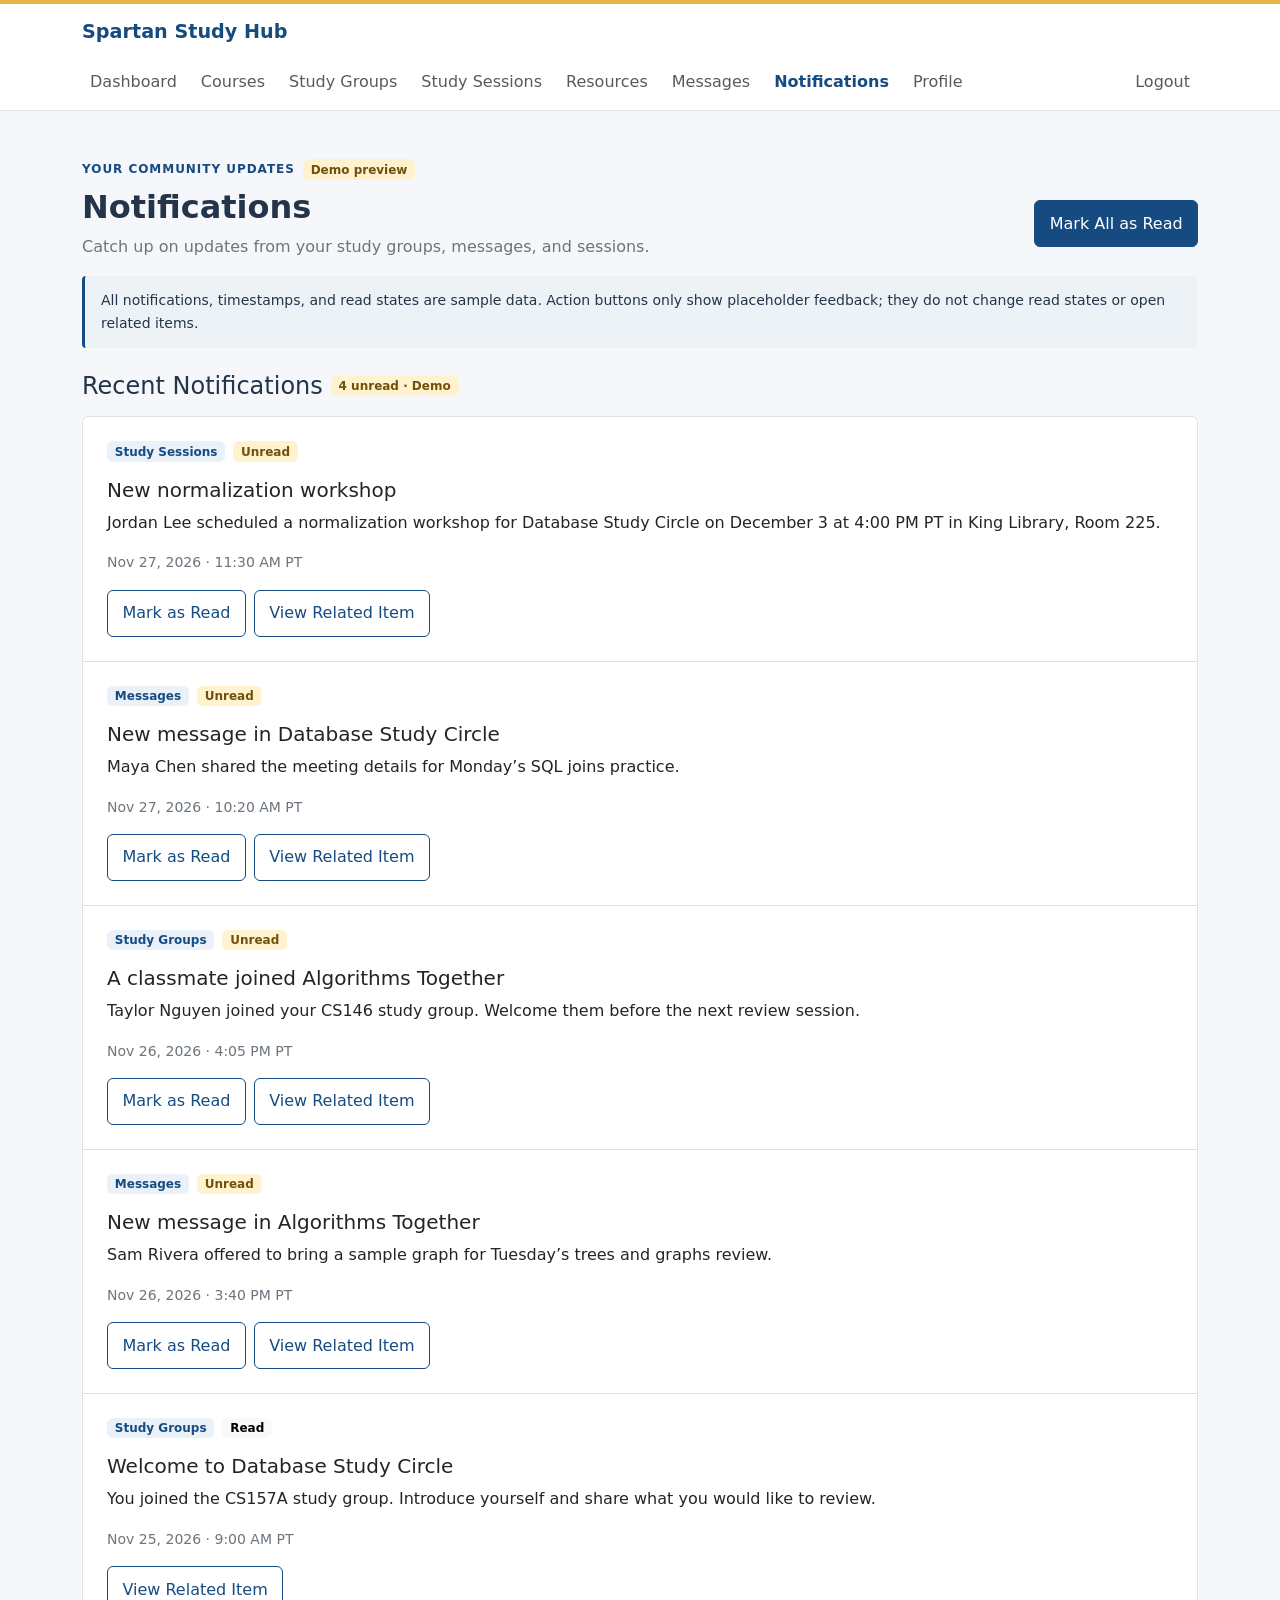
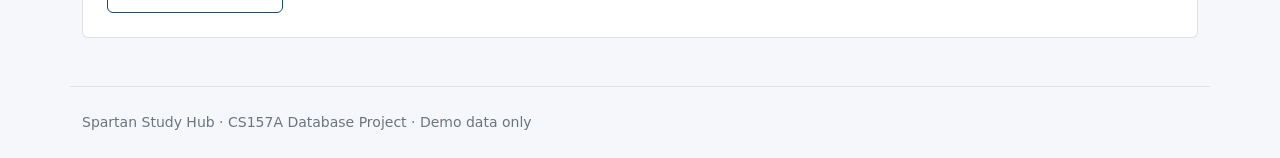
<file: frontend/notifications.html>
<!doctype html>
<html lang="en">
<head>
  <meta charset="utf-8">
  <meta name="viewport" content="width=device-width, initial-scale=1">
  <meta name="description" content="Explore sample notifications in the Spartan Study Hub frontend preview.">
  <title>Notifications | Spartan Study Hub</title>
  <!-- Bootstrap is loaded from a CDN; an internet connection is required. -->
  <link href="https://cdn.jsdelivr.net/npm/bootstrap@5.3.3/dist/css/bootstrap.min.css" rel="stylesheet">
  <link href="css/styles.css" rel="stylesheet">
  <script src="https://cdn.jsdelivr.net/npm/bootstrap@5.3.3/dist/js/bootstrap.bundle.min.js" defer></script>
  <script src="js/main.js" defer></script>
</head>
<body>
  <a class="skip-link" href="#main-content">Skip to main content</a>
  <header class="site-header">
    <nav class="navbar navbar-expand-xl" aria-label="Main navigation">
      <div class="container flex-wrap">
        <a class="navbar-brand fw-bold" href="dashboard.html">Spartan Study Hub</a>
        <button class="navbar-toggler" type="button" data-bs-toggle="collapse" data-bs-target="#main-navigation" aria-controls="main-navigation" aria-expanded="false" aria-label="Toggle navigation">
          <span class="navbar-toggler-icon"></span>
        </button>
        <div class="collapse navbar-collapse dashboard-navigation" id="main-navigation">
          <ul class="navbar-nav gap-xl-2 w-100">
            <li class="nav-item"><a class="nav-link" href="dashboard.html">Dashboard</a></li>
            <li class="nav-item"><a class="nav-link" href="courses.html">Courses</a></li>
            <li class="nav-item"><a class="nav-link" href="study-groups.html">Study Groups</a></li>
            <li class="nav-item"><a class="nav-link" href="study-sessions.html">Study Sessions</a></li>
            <li class="nav-item"><a class="nav-link" href="resources.html">Resources</a></li>
            <li class="nav-item"><a class="nav-link" href="messages.html">Messages</a></li>
            <li class="nav-item"><a class="nav-link active" href="notifications.html" aria-current="page">Notifications</a></li>
            <li class="nav-item"><a class="nav-link" href="profile.html">Profile</a></li>
            <li class="nav-item ms-xl-auto"><a class="nav-link" href="index.html">Logout</a></li>
          </ul>
        </div>
      </div>
    </nav>
  </header>

  <main id="main-content" class="container py-4 py-lg-5">
    <section class="mb-4" aria-labelledby="page-title">
      <div class="d-flex flex-wrap align-items-center gap-2 mb-2">
        <p class="eyebrow mb-0">Your community updates</p>
        <span class="badge demo-badge">Demo preview</span>
      </div>
      <div class="d-flex flex-wrap align-items-center justify-content-between gap-3 mb-3">
        <div>
          <h1 id="page-title" class="h2 fw-bold">Notifications</h1>
          <p class="text-secondary mb-0">Catch up on updates from your study groups, messages, and sessions.</p>
        </div>
        <button type="button" class="btn btn-primary" data-demo-feature="Mark All as Read">Mark All as Read</button>
      </div>
      <div class="demo-notice small">All notifications, timestamps, and read states are sample data. Action buttons only show placeholder feedback; they do not change read states or open related items.</div>
    </section>

    <div id="demo-feedback" class="small text-secondary mb-4" role="status" aria-live="polite" aria-atomic="true"></div>

    <section aria-labelledby="updates-title">
      <div class="d-flex flex-wrap align-items-center gap-2 mb-3">
        <h2 id="updates-title" class="h4 mb-0">Recent Notifications</h2>
        <!-- Mock unread count matches the dashboard summary. -->
        <span class="badge demo-badge">4 unread · Demo</span>
      </div>
      <!-- Mock notifications in reverse chronological order. Read states are static. -->
      <ul class="list-group">
        <li class="list-group-item p-4">
          <article aria-labelledby="session-update-title">
            <div class="d-flex flex-wrap align-items-center gap-2 mb-3">
              <span class="badge course-badge">Study Sessions</span>
              <span class="badge demo-badge">Unread</span>
            </div>
            <h3 id="session-update-title" class="h5">New normalization workshop</h3>
            <p>Jordan Lee scheduled a normalization workshop for Database Study Circle on December 3 at 4:00 PM PT in King Library, Room 225.</p>
            <p class="small text-secondary"><time datetime="2026-11-27T11:30:00-08:00">Nov 27, 2026 · 11:30 AM PT</time></p>
            <div class="d-flex flex-wrap gap-2">
              <button type="button" class="btn btn-outline-primary" data-demo-feature="Mark as Read: Normalization workshop">Mark as Read</button>
              <button type="button" class="btn btn-outline-primary" data-demo-feature="View Related Item: Normalization workshop">View Related Item</button>
            </div>
          </article>
        </li>
        <li class="list-group-item p-4">
          <article aria-labelledby="database-message-title">
            <div class="d-flex flex-wrap align-items-center gap-2 mb-3">
              <span class="badge course-badge">Messages</span>
              <span class="badge demo-badge">Unread</span>
            </div>
            <h3 id="database-message-title" class="h5">New message in Database Study Circle</h3>
            <p>Maya Chen shared the meeting details for Monday’s SQL joins practice.</p>
            <p class="small text-secondary"><time datetime="2026-11-27T10:20:00-08:00">Nov 27, 2026 · 10:20 AM PT</time></p>
            <div class="d-flex flex-wrap gap-2">
              <button type="button" class="btn btn-outline-primary" data-demo-feature="Mark as Read: Database Study Circle message">Mark as Read</button>
              <button type="button" class="btn btn-outline-primary" data-demo-feature="View Related Item: Database Study Circle message">View Related Item</button>
            </div>
          </article>
        </li>
        <li class="list-group-item p-4">
          <article aria-labelledby="group-update-title">
            <div class="d-flex flex-wrap align-items-center gap-2 mb-3">
              <span class="badge course-badge">Study Groups</span>
              <span class="badge demo-badge">Unread</span>
            </div>
            <h3 id="group-update-title" class="h5">A classmate joined Algorithms Together</h3>
            <p>Taylor Nguyen joined your CS146 study group. Welcome them before the next review session.</p>
            <p class="small text-secondary"><time datetime="2026-11-26T16:05:00-08:00">Nov 26, 2026 · 4:05 PM PT</time></p>
            <div class="d-flex flex-wrap gap-2">
              <button type="button" class="btn btn-outline-primary" data-demo-feature="Mark as Read: Algorithms Together membership update">Mark as Read</button>
              <button type="button" class="btn btn-outline-primary" data-demo-feature="View Related Item: Algorithms Together membership update">View Related Item</button>
            </div>
          </article>
        </li>
        <li class="list-group-item p-4">
          <article aria-labelledby="algorithms-message-title">
            <div class="d-flex flex-wrap align-items-center gap-2 mb-3">
              <span class="badge course-badge">Messages</span>
              <span class="badge demo-badge">Unread</span>
            </div>
            <h3 id="algorithms-message-title" class="h5">New message in Algorithms Together</h3>
            <p>Sam Rivera offered to bring a sample graph for Tuesday’s trees and graphs review.</p>
            <p class="small text-secondary"><time datetime="2026-11-26T15:40:00-08:00">Nov 26, 2026 · 3:40 PM PT</time></p>
            <div class="d-flex flex-wrap gap-2">
              <button type="button" class="btn btn-outline-primary" data-demo-feature="Mark as Read: Algorithms Together message">Mark as Read</button>
              <button type="button" class="btn btn-outline-primary" data-demo-feature="View Related Item: Algorithms Together message">View Related Item</button>
            </div>
          </article>
        </li>
        <li class="list-group-item p-4">
          <article aria-labelledby="welcome-update-title">
            <div class="d-flex flex-wrap align-items-center gap-2 mb-3">
              <span class="badge course-badge">Study Groups</span>
              <span class="badge text-bg-light">Read</span>
            </div>
            <h3 id="welcome-update-title" class="h5">Welcome to Database Study Circle</h3>
            <p>You joined the CS157A study group. Introduce yourself and share what you would like to review.</p>
            <p class="small text-secondary"><time datetime="2026-11-25T09:00:00-08:00">Nov 25, 2026 · 9:00 AM PT</time></p>
            <button type="button" class="btn btn-outline-primary" data-demo-feature="View Related Item: Database Study Circle welcome">View Related Item</button>
          </article>
        </li>
      </ul>
    </section>
    <noscript><p class="demo-notice mt-4">Enable JavaScript for the navigation menu and placeholder button feedback.</p></noscript>
  </main>

  <footer class="container py-4 small text-secondary border-top">Spartan Study Hub · CS157A Database Project · Demo data only</footer>
</body>
</html>
</file>
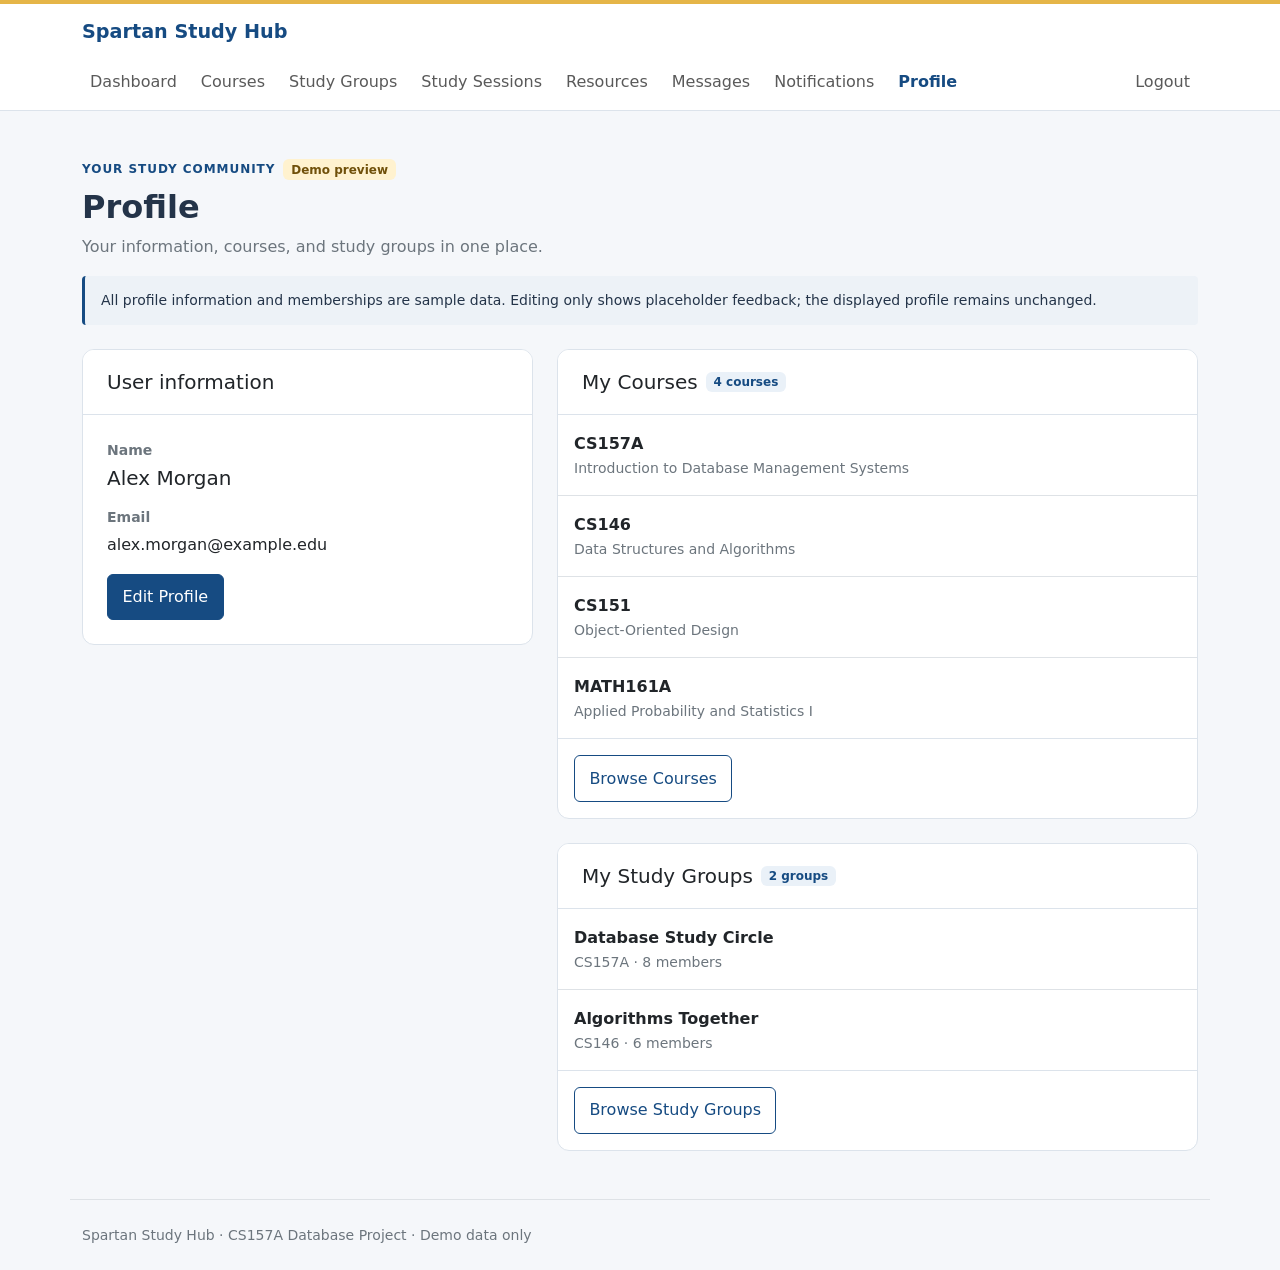
<file: frontend/profile.html>
<!doctype html>
<html lang="en">
<head>
  <meta charset="utf-8">
  <meta name="viewport" content="width=device-width, initial-scale=1">
  <meta name="description" content="Explore a sample student profile in the Spartan Study Hub frontend preview.">
  <title>Profile | Spartan Study Hub</title>
  <!-- Bootstrap is loaded from a CDN; an internet connection is required. -->
  <link href="https://cdn.jsdelivr.net/npm/bootstrap@5.3.3/dist/css/bootstrap.min.css" rel="stylesheet">
  <link href="css/styles.css" rel="stylesheet">
  <script src="https://cdn.jsdelivr.net/npm/bootstrap@5.3.3/dist/js/bootstrap.bundle.min.js" defer></script>
  <script src="js/main.js" defer></script>
</head>
<body>
  <a class="skip-link" href="#main-content">Skip to main content</a>
  <header class="site-header">
    <nav class="navbar navbar-expand-xl" aria-label="Main navigation">
      <div class="container flex-wrap">
        <a class="navbar-brand fw-bold" href="dashboard.html">Spartan Study Hub</a>
        <button class="navbar-toggler" type="button" data-bs-toggle="collapse" data-bs-target="#main-navigation" aria-controls="main-navigation" aria-expanded="false" aria-label="Toggle navigation">
          <span class="navbar-toggler-icon"></span>
        </button>
        <div class="collapse navbar-collapse dashboard-navigation" id="main-navigation">
          <ul class="navbar-nav gap-xl-2 w-100">
            <li class="nav-item"><a class="nav-link" href="dashboard.html">Dashboard</a></li>
            <li class="nav-item"><a class="nav-link" href="courses.html">Courses</a></li>
            <li class="nav-item"><a class="nav-link" href="study-groups.html">Study Groups</a></li>
            <li class="nav-item"><a class="nav-link" href="study-sessions.html">Study Sessions</a></li>
            <li class="nav-item"><a class="nav-link" href="resources.html">Resources</a></li>
            <li class="nav-item"><a class="nav-link" href="messages.html">Messages</a></li>
            <li class="nav-item"><a class="nav-link" href="notifications.html">Notifications</a></li>
            <li class="nav-item"><a class="nav-link active" href="profile.html" aria-current="page">Profile</a></li>
            <li class="nav-item ms-xl-auto"><a class="nav-link" href="index.html">Logout</a></li>
          </ul>
        </div>
      </div>
    </nav>
  </header>

  <main id="main-content" class="container py-4 py-lg-5">
    <section class="mb-4" aria-labelledby="page-title">
      <div class="d-flex flex-wrap align-items-center gap-2 mb-2">
        <p class="eyebrow mb-0">Your study community</p>
        <span class="badge demo-badge">Demo preview</span>
      </div>
      <h1 id="page-title" class="h2 fw-bold">Profile</h1>
      <p class="text-secondary">Your information, courses, and study groups in one place.</p>
      <div class="demo-notice small">All profile information and memberships are sample data. Editing only shows placeholder feedback; the displayed profile remains unchanged.</div>
    </section>

    <div id="demo-feedback" class="small text-secondary mb-4" role="status" aria-live="polite" aria-atomic="true"></div>

    <div class="row g-4">
      <section class="col-lg-5" aria-labelledby="user-info-title">
        <div class="card">
          <div class="card-header"><h2 id="user-info-title" class="h5 mb-0">User information</h2></div>
          <div class="card-body p-4">
            <!-- Mock student identity. No signed-in account is loaded. -->
            <dl>
              <dt class="small text-secondary">Name</dt>
              <dd class="h5 mt-1 mb-3">Alex Morgan</dd>
              <dt class="small text-secondary">Email</dt>
              <dd class="text-break mt-1">alex.morgan@example.edu</dd>
            </dl>
            <button type="button" class="btn btn-primary" data-bs-toggle="modal" data-bs-target="#edit-profile-modal">Edit Profile</button>
          </div>
        </div>
      </section>

      <div class="col-lg-7">
        <section class="card mb-4" aria-labelledby="my-courses-title">
          <div class="card-header d-flex flex-wrap align-items-center gap-2">
            <h2 id="my-courses-title" class="h5 mb-0">My Courses</h2>
            <span class="badge course-badge">4 courses</span>
          </div>
          <!-- Mock course summary matches the Courses page and dashboard count. -->
          <ul class="list-group list-group-flush">
            <li class="list-group-item p-3"><strong>CS157A</strong><span class="d-block small text-secondary">Introduction to Database Management Systems</span></li>
            <li class="list-group-item p-3"><strong>CS146</strong><span class="d-block small text-secondary">Data Structures and Algorithms</span></li>
            <li class="list-group-item p-3"><strong>CS151</strong><span class="d-block small text-secondary">Object-Oriented Design</span></li>
            <li class="list-group-item p-3"><strong>MATH161A</strong><span class="d-block small text-secondary">Applied Probability and Statistics I</span></li>
          </ul>
          <div class="card-body"><a href="courses.html" class="btn btn-outline-primary">Browse Courses</a></div>
        </section>

        <section class="card" aria-labelledby="my-groups-title">
          <div class="card-header d-flex flex-wrap align-items-center gap-2">
            <h2 id="my-groups-title" class="h5 mb-0">My Study Groups</h2>
            <span class="badge course-badge">2 groups</span>
          </div>
          <!-- Mock group summary matches the Study Groups page. -->
          <ul class="list-group list-group-flush">
            <li class="list-group-item p-3"><strong>Database Study Circle</strong><span class="d-block small text-secondary">CS157A · 8 members</span></li>
            <li class="list-group-item p-3"><strong>Algorithms Together</strong><span class="d-block small text-secondary">CS146 · 6 members</span></li>
          </ul>
          <div class="card-body"><a href="study-groups.html" class="btn btn-outline-primary">Browse Study Groups</a></div>
        </section>
      </div>
    </div>
    <noscript><p class="demo-notice mt-4">Enable JavaScript for the navigation menu, Edit Profile modal, and placeholder form feedback.</p></noscript>
  </main>

  <!-- Demo form only. No input names, account updates, or persistence. -->
  <div class="modal" id="edit-profile-modal" tabindex="-1" aria-labelledby="edit-profile-title" aria-hidden="true">
    <div class="modal-dialog modal-dialog-centered modal-dialog-scrollable">
      <form class="modal-content" data-demo-form="Edit Profile" aria-describedby="edit-profile-note">
        <div class="modal-header">
          <h2 id="edit-profile-title" class="modal-title fs-5">Edit Profile</h2>
          <button type="button" class="btn-close" data-bs-dismiss="modal" aria-label="Close"></button>
        </div>
        <div class="modal-body">
          <p id="edit-profile-note" class="small text-secondary">Use sample details only. Submitting this form does not save changes to the sample profile.</p>
          <!-- Prefilled mock values match the identity shown above. -->
          <div class="mb-3">
            <label for="profile-name" class="form-label">Name</label>
            <input id="profile-name" type="text" class="form-control" value="Alex Morgan" autocomplete="name" minlength="2" maxlength="100" required>
          </div>
          <div class="mb-3">
            <label for="profile-email" class="form-label">Email address</label>
            <input id="profile-email" type="email" class="form-control" value="alex.morgan@example.edu" autocomplete="email" required>
          </div>
          <div class="mb-3">
            <label for="profile-password" class="form-label">Change password (placeholder)</label>
            <input id="profile-password" type="password" class="form-control" placeholder="Not available in this preview" autocomplete="new-password" aria-describedby="profile-password-note" disabled>
            <p id="profile-password-note" class="form-text mb-0">Password changes are unavailable in this demo.</p>
          </div>
          <p class="small text-secondary mb-0" data-form-feedback role="status" aria-live="polite" aria-atomic="true"></p>
        </div>
        <div class="modal-footer">
          <button type="button" class="btn btn-outline-primary" data-bs-dismiss="modal">Cancel</button>
          <button type="submit" class="btn btn-primary">Save Changes</button>
        </div>
      </form>
    </div>
  </div>

  <footer class="container py-4 small text-secondary border-top">Spartan Study Hub · CS157A Database Project · Demo data only</footer>
</body>
</html>
</file>
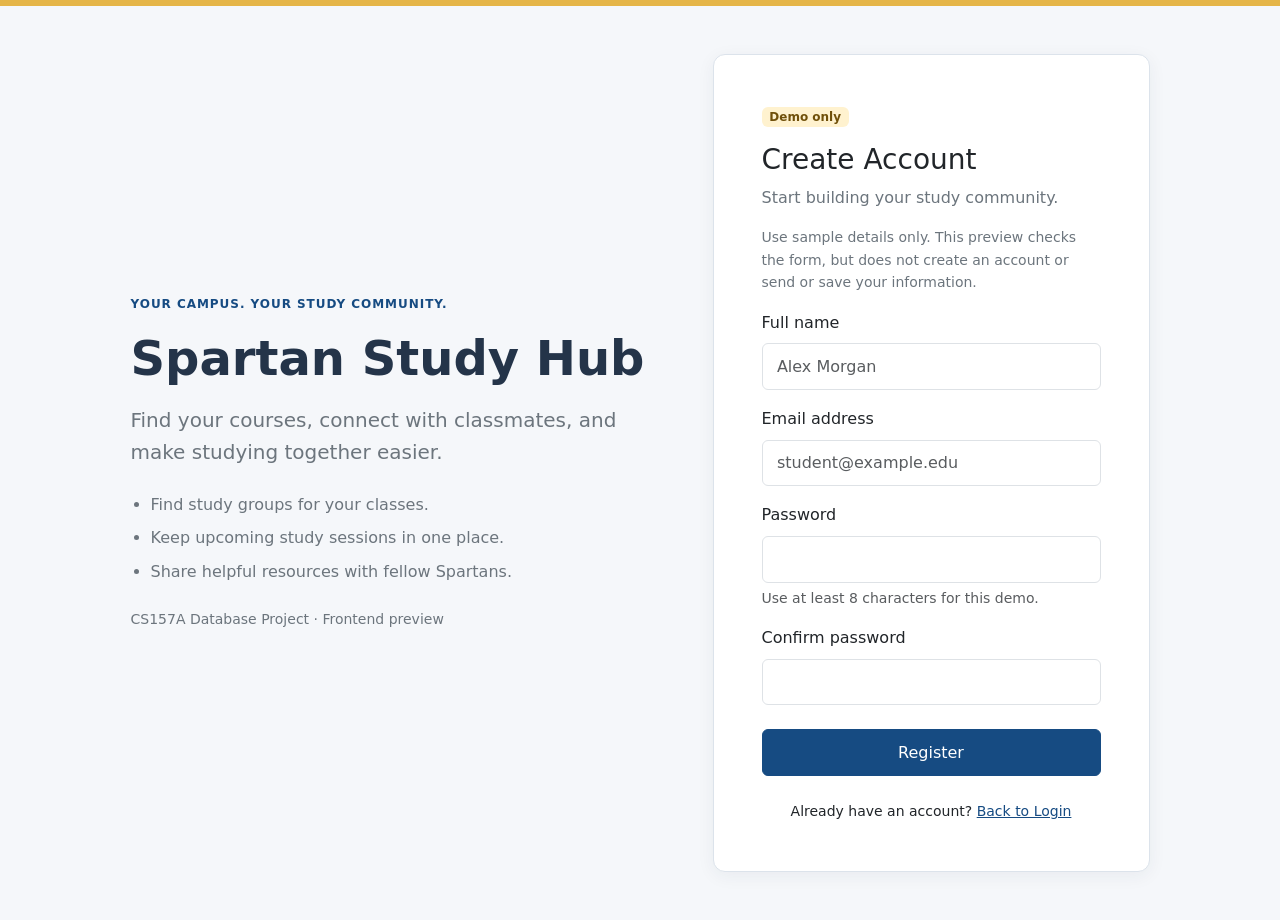
<file: frontend/register.html>
<!doctype html>
<html lang="en">
<head>
  <meta charset="utf-8">
  <meta name="viewport" content="width=device-width, initial-scale=1">
  <meta name="description" content="Preview the Spartan Study Hub account registration form.">
  <title>Create Account | Spartan Study Hub</title>
  <!-- Bootstrap is loaded from a CDN; an internet connection is required. -->
  <link href="https://cdn.jsdelivr.net/npm/bootstrap@5.3.3/dist/css/bootstrap.min.css" rel="stylesheet">
  <link href="css/styles.css" rel="stylesheet">
  <script src="js/main.js" defer></script>
</head>
<body class="login-page">
  <a class="skip-link" href="#main-content">Skip to main content</a>
  <main id="main-content" class="container py-5">
    <div class="row align-items-center justify-content-center g-5">
      <div class="col-lg-6">
        <p class="eyebrow">Your campus. Your study community.</p>
        <p class="display-5 fw-bold">Spartan Study Hub</p>
        <p class="lead text-secondary mt-3">Find your courses, connect with classmates, and make studying together easier.</p>
        <ul class="intro-list text-secondary mt-4">
          <li>Find study groups for your classes.</li>
          <li>Keep upcoming study sessions in one place.</li>
          <li>Share helpful resources with fellow Spartans.</li>
        </ul>
        <p class="small text-secondary mt-4 mb-0">CS157A Database Project · Frontend preview</p>
      </div>

      <section class="col-md-9 col-lg-5" aria-labelledby="page-title">
        <div class="card login-card">
          <div class="card-body p-4 p-sm-5">
            <span class="badge demo-badge mb-3">Demo only</span>
            <h1 id="page-title" class="h3">Create Account</h1>
            <p class="text-secondary">Start building your study community.</p>
            <p id="register-demo-note" class="small text-secondary">Use sample details only. This preview checks the form, but does not create an account or send or save your information.</p>

            <!-- Demo validation only: required fields, email format, password length, and matching passwords. -->
            <!-- No backend action or input names; entered details are never submitted or stored. -->
            <form id="register-form" aria-describedby="register-demo-note">
              <div class="mb-3">
                <label for="register-name" class="form-label">Full name</label>
                <input id="register-name" type="text" class="form-control" placeholder="Alex Morgan" autocomplete="name" minlength="2" maxlength="100" required>
              </div>
              <div class="mb-3">
                <label for="register-email" class="form-label">Email address</label>
                <input id="register-email" type="email" class="form-control" placeholder="student@example.edu" autocomplete="email" required>
              </div>
              <div class="mb-3">
                <label for="register-password" class="form-label">Password</label>
                <input id="register-password" type="password" class="form-control" autocomplete="new-password" minlength="8" aria-describedby="password-note" required>
                <p id="password-note" class="form-text mb-0">Use at least 8 characters for this demo.</p>
              </div>
              <div class="mb-4">
                <label for="register-confirm-password" class="form-label">Confirm password</label>
                <input id="register-confirm-password" type="password" class="form-control" autocomplete="new-password" minlength="8" required>
              </div>
              <button type="submit" class="btn btn-primary w-100">Register</button>
            </form>

            <div id="demo-feedback" class="small text-secondary mt-3" role="status" aria-live="polite" aria-atomic="true"></div>
            <p class="text-center small mt-4 mb-0">Already have an account? <a href="index.html">Back to Login</a></p>
            <noscript><p class="small mt-3 mb-0">Enable JavaScript for the demo password-match check and form feedback. No account is created by this preview.</p></noscript>
          </div>
        </div>
      </section>
    </div>
  </main>
</body>
</html>
</file>
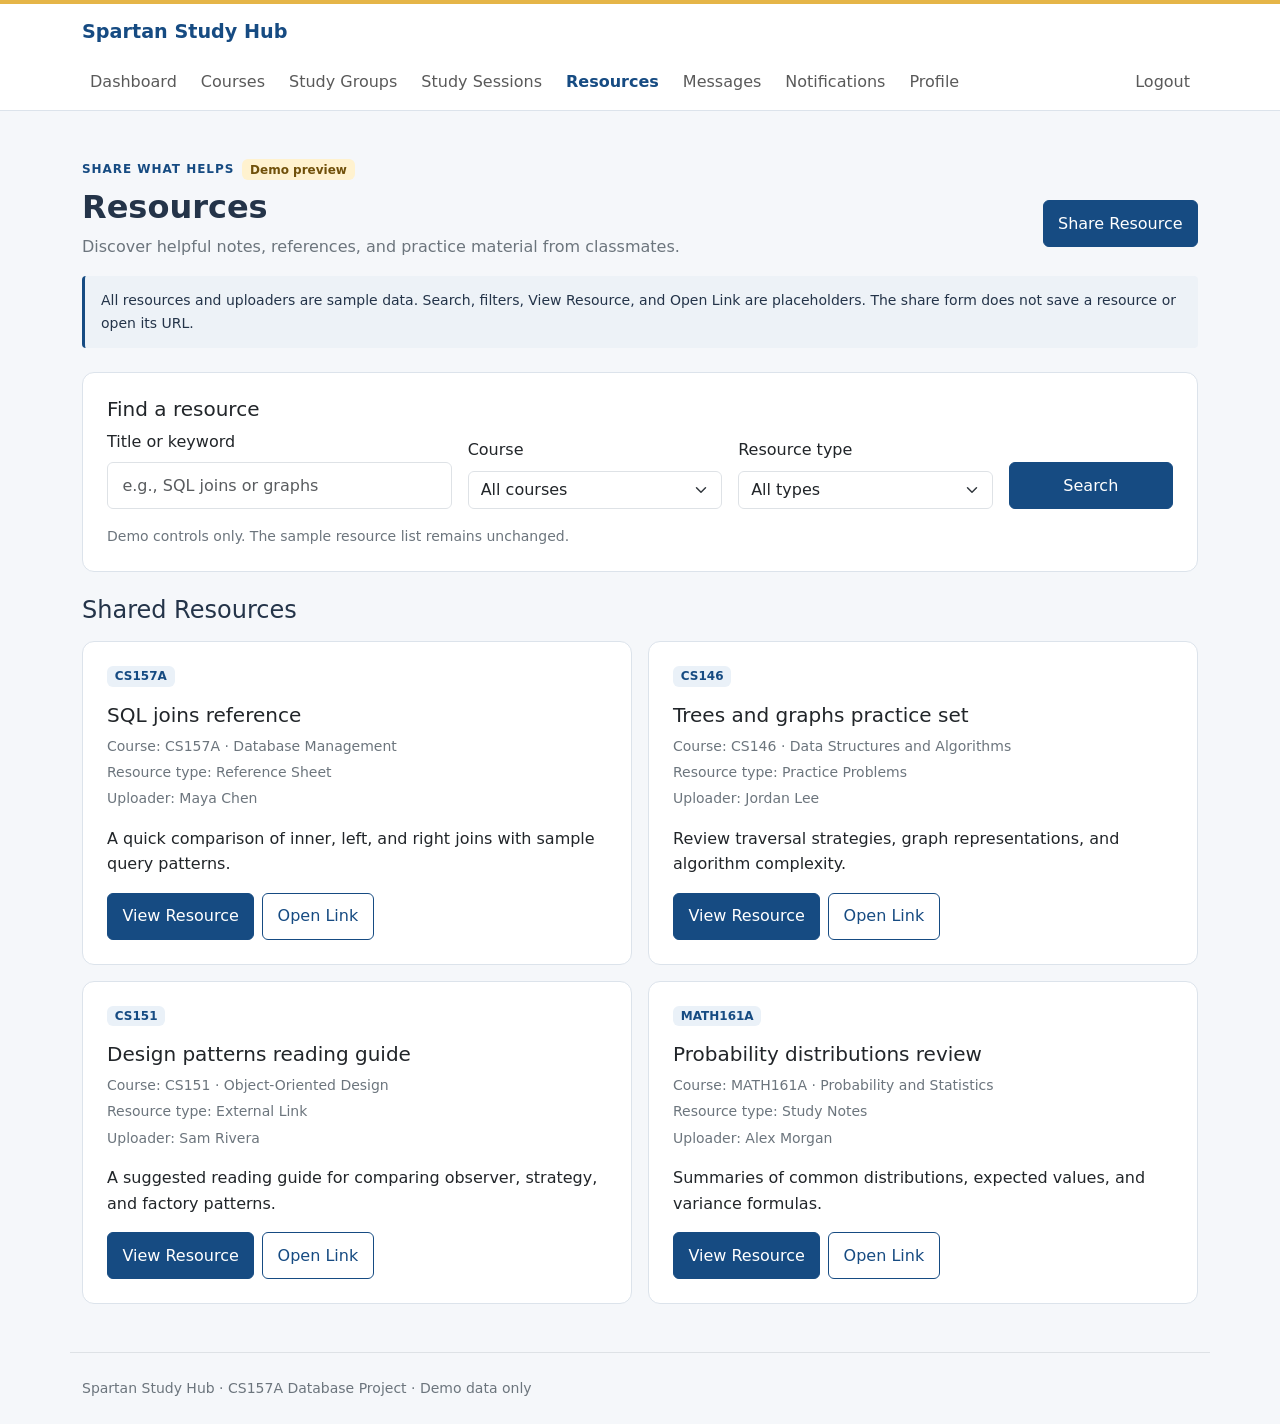
<file: frontend/resources.html>
<!doctype html>
<html lang="en">
<head>
  <meta charset="utf-8">
  <meta name="viewport" content="width=device-width, initial-scale=1">
  <meta name="description" content="Explore sample shared resources in the Spartan Study Hub frontend preview.">
  <title>Resources | Spartan Study Hub</title>
  <!-- Bootstrap is loaded from a CDN; an internet connection is required. -->
  <link href="https://cdn.jsdelivr.net/npm/bootstrap@5.3.3/dist/css/bootstrap.min.css" rel="stylesheet">
  <link href="css/styles.css" rel="stylesheet">
  <script src="https://cdn.jsdelivr.net/npm/bootstrap@5.3.3/dist/js/bootstrap.bundle.min.js" defer></script>
  <script src="js/main.js" defer></script>
</head>
<body>
  <a class="skip-link" href="#main-content">Skip to main content</a>
  <header class="site-header">
    <nav class="navbar navbar-expand-xl" aria-label="Main navigation">
      <div class="container flex-wrap">
        <a class="navbar-brand fw-bold" href="dashboard.html">Spartan Study Hub</a>
        <button class="navbar-toggler" type="button" data-bs-toggle="collapse" data-bs-target="#main-navigation" aria-controls="main-navigation" aria-expanded="false" aria-label="Toggle navigation">
          <span class="navbar-toggler-icon"></span>
        </button>
        <div class="collapse navbar-collapse dashboard-navigation" id="main-navigation">
          <ul class="navbar-nav gap-xl-2 w-100">
            <li class="nav-item"><a class="nav-link" href="dashboard.html">Dashboard</a></li>
            <li class="nav-item"><a class="nav-link" href="courses.html">Courses</a></li>
            <li class="nav-item"><a class="nav-link" href="study-groups.html">Study Groups</a></li>
            <li class="nav-item"><a class="nav-link" href="study-sessions.html">Study Sessions</a></li>
            <li class="nav-item"><a class="nav-link active" href="resources.html" aria-current="page">Resources</a></li>
            <li class="nav-item"><a class="nav-link" href="messages.html">Messages</a></li>
            <li class="nav-item"><a class="nav-link" href="notifications.html">Notifications</a></li>
            <li class="nav-item"><a class="nav-link" href="profile.html">Profile</a></li>
            <li class="nav-item ms-xl-auto"><a class="nav-link" href="index.html">Logout</a></li>
          </ul>
        </div>
      </div>
    </nav>
  </header>

  <main id="main-content" class="container py-4 py-lg-5">
    <section class="mb-4" aria-labelledby="page-title">
      <div class="d-flex flex-wrap align-items-center gap-2 mb-2">
        <p class="eyebrow mb-0">Share what helps</p>
        <span class="badge demo-badge">Demo preview</span>
      </div>
      <div class="d-flex flex-wrap align-items-center justify-content-between gap-3 mb-3">
        <div>
          <h1 id="page-title" class="h2 fw-bold">Resources</h1>
          <p class="text-secondary mb-0">Discover helpful notes, references, and practice material from classmates.</p>
        </div>
        <button type="button" class="btn btn-primary" data-bs-toggle="modal" data-bs-target="#share-resource-modal">Share Resource</button>
      </div>
      <div class="demo-notice small">All resources and uploaders are sample data. Search, filters, View Resource, and Open Link are placeholders. The share form does not save a resource or open its URL.</div>
    </section>

    <section class="card mb-4" aria-labelledby="search-title">
      <div class="card-body p-4">
        <h2 id="search-title" class="h5">Find a resource</h2>
        <!-- Demo controls only. No search request or filtering is performed. -->
        <form class="row g-3 align-items-end" data-demo-form="Resource search" aria-describedby="search-note">
          <div class="col-lg-4">
            <label for="resource-search" class="form-label">Title or keyword</label>
            <input id="resource-search" type="search" class="form-control" placeholder="e.g., SQL joins or graphs">
          </div>
          <div class="col-md-5 col-lg-3">
            <label for="course-filter" class="form-label">Course</label>
            <select id="course-filter" class="form-select">
              <option value="">All courses</option>
              <option value="CS157A">CS157A · Database Management</option>
              <option value="CS146">CS146 · Data Structures and Algorithms</option>
              <option value="CS151">CS151 · Object-Oriented Design</option>
              <option value="MATH161A">MATH161A · Probability and Statistics</option>
            </select>
          </div>
          <div class="col-md-5 col-lg-3">
            <label for="type-filter" class="form-label">Resource type</label>
            <select id="type-filter" class="form-select">
              <option value="">All types</option>
              <option value="reference">Reference Sheet</option>
              <option value="practice">Practice Problems</option>
              <option value="notes">Study Notes</option>
              <option value="link">External Link</option>
            </select>
          </div>
          <div class="col-md-2 col-lg-2 d-grid"><button type="submit" class="btn btn-primary">Search</button></div>
          <p id="search-note" class="small text-secondary mb-0">Demo controls only. The sample resource list remains unchanged.</p>
        </form>
      </div>
    </section>

    <div id="demo-feedback" class="small text-secondary mb-4" role="status" aria-live="polite" aria-atomic="true"></div>

    <section aria-labelledby="shared-resources-title">
      <h2 id="shared-resources-title" class="h4 mb-3">Shared Resources</h2>
      <!-- Mock resource metadata only. No documents or external destinations are attached. -->
      <div class="row g-3">
        <div class="col-md-6">
          <article class="card h-100">
            <div class="card-body p-4 d-flex flex-column">
              <span class="badge course-badge align-self-start mb-3">CS157A</span>
              <h3 class="h5">SQL joins reference</h3>
              <p class="small text-secondary mb-1">Course: CS157A · Database Management</p>
              <p class="small text-secondary mb-1">Resource type: Reference Sheet</p>
              <p class="small text-secondary">Uploader: Maya Chen</p>
              <p>A quick comparison of inner, left, and right joins with sample query patterns.</p>
              <div class="d-flex flex-wrap gap-2 mt-auto">
                <button type="button" class="btn btn-primary" data-demo-feature="View Resource: SQL joins reference">View Resource</button>
                <button type="button" class="btn btn-outline-primary" data-demo-feature="Open Link: SQL joins reference">Open Link</button>
              </div>
            </div>
          </article>
        </div>
        <div class="col-md-6">
          <article class="card h-100">
            <div class="card-body p-4 d-flex flex-column">
              <span class="badge course-badge align-self-start mb-3">CS146</span>
              <h3 class="h5">Trees and graphs practice set</h3>
              <p class="small text-secondary mb-1">Course: CS146 · Data Structures and Algorithms</p>
              <p class="small text-secondary mb-1">Resource type: Practice Problems</p>
              <p class="small text-secondary">Uploader: Jordan Lee</p>
              <p>Review traversal strategies, graph representations, and algorithm complexity.</p>
              <div class="d-flex flex-wrap gap-2 mt-auto">
                <button type="button" class="btn btn-primary" data-demo-feature="View Resource: Trees and graphs practice set">View Resource</button>
                <button type="button" class="btn btn-outline-primary" data-demo-feature="Open Link: Trees and graphs practice set">Open Link</button>
              </div>
            </div>
          </article>
        </div>
        <div class="col-md-6">
          <article class="card h-100">
            <div class="card-body p-4 d-flex flex-column">
              <span class="badge course-badge align-self-start mb-3">CS151</span>
              <h3 class="h5">Design patterns reading guide</h3>
              <p class="small text-secondary mb-1">Course: CS151 · Object-Oriented Design</p>
              <p class="small text-secondary mb-1">Resource type: External Link</p>
              <p class="small text-secondary">Uploader: Sam Rivera</p>
              <p>A suggested reading guide for comparing observer, strategy, and factory patterns.</p>
              <div class="d-flex flex-wrap gap-2 mt-auto">
                <button type="button" class="btn btn-primary" data-demo-feature="View Resource: Design patterns reading guide">View Resource</button>
                <button type="button" class="btn btn-outline-primary" data-demo-feature="Open Link: Design patterns reading guide">Open Link</button>
              </div>
            </div>
          </article>
        </div>
        <div class="col-md-6">
          <article class="card h-100">
            <div class="card-body p-4 d-flex flex-column">
              <span class="badge course-badge align-self-start mb-3">MATH161A</span>
              <h3 class="h5">Probability distributions review</h3>
              <p class="small text-secondary mb-1">Course: MATH161A · Probability and Statistics</p>
              <p class="small text-secondary mb-1">Resource type: Study Notes</p>
              <p class="small text-secondary">Uploader: Alex Morgan</p>
              <p>Summaries of common distributions, expected values, and variance formulas.</p>
              <div class="d-flex flex-wrap gap-2 mt-auto">
                <button type="button" class="btn btn-primary" data-demo-feature="View Resource: Probability distributions review">View Resource</button>
                <button type="button" class="btn btn-outline-primary" data-demo-feature="Open Link: Probability distributions review">Open Link</button>
              </div>
            </div>
          </article>
        </div>
      </div>
    </section>
    <noscript><p class="demo-notice mt-4">Enable JavaScript for the navigation menu, share-resource modal, and placeholder feedback.</p></noscript>
  </main>

  <!-- Demo form only. The URL is not fetched, opened, or stored. Inputs have no names. -->
  <div class="modal" id="share-resource-modal" tabindex="-1" aria-labelledby="share-resource-title" aria-hidden="true">
    <div class="modal-dialog modal-dialog-centered modal-dialog-scrollable">
      <form class="modal-content" data-demo-form="Share Resource" aria-describedby="share-resource-note">
        <div class="modal-header">
          <h2 id="share-resource-title" class="modal-title fs-5">Share Resource</h2>
          <button type="button" class="btn-close" data-bs-dismiss="modal" aria-label="Close"></button>
        </div>
        <div class="modal-body">
          <p id="share-resource-note" class="small text-secondary">Try sample details only. No resource is shared or saved, and the URL is not opened.</p>
          <div class="mb-3">
            <label for="resource-course" class="form-label">Course</label>
            <!-- Mock options match the existing course list. -->
            <select id="resource-course" class="form-select" required>
              <option value="">Choose a course</option>
              <option value="CS157A">CS157A · Database Management</option>
              <option value="CS146">CS146 · Data Structures and Algorithms</option>
              <option value="CS151">CS151 · Object-Oriented Design</option>
              <option value="MATH161A">MATH161A · Probability and Statistics</option>
            </select>
          </div>
          <div class="mb-3">
            <label for="resource-title" class="form-label">Title</label>
            <input id="resource-title" type="text" class="form-control" placeholder="e.g., SQL joins reference" maxlength="150" required>
          </div>
          <div class="mb-3">
            <label for="resource-description" class="form-label">Description</label>
            <textarea id="resource-description" class="form-control" rows="3" placeholder="What will this resource help classmates learn?" maxlength="500" required></textarea>
          </div>
          <div class="mb-3">
            <label for="resource-type" class="form-label">Resource type</label>
            <select id="resource-type" class="form-select" required>
              <option value="">Choose a resource type</option>
              <option value="reference">Reference Sheet</option>
              <option value="practice">Practice Problems</option>
              <option value="notes">Study Notes</option>
              <option value="link">External Link</option>
            </select>
          </div>
          <div class="mb-3">
            <label for="resource-url" class="form-label">Resource URL</label>
            <input id="resource-url" type="url" class="form-control" placeholder="https://example.com/study-guide" required>
          </div>
          <p class="small text-secondary mb-0" data-form-feedback role="status" aria-live="polite" aria-atomic="true"></p>
        </div>
        <div class="modal-footer">
          <button type="button" class="btn btn-outline-primary" data-bs-dismiss="modal">Cancel</button>
          <button type="submit" class="btn btn-primary">Share Resource</button>
        </div>
      </form>
    </div>
  </div>

  <footer class="container py-4 small text-secondary border-top">Spartan Study Hub · CS157A Database Project · Demo data only</footer>
</body>
</html>
</file>
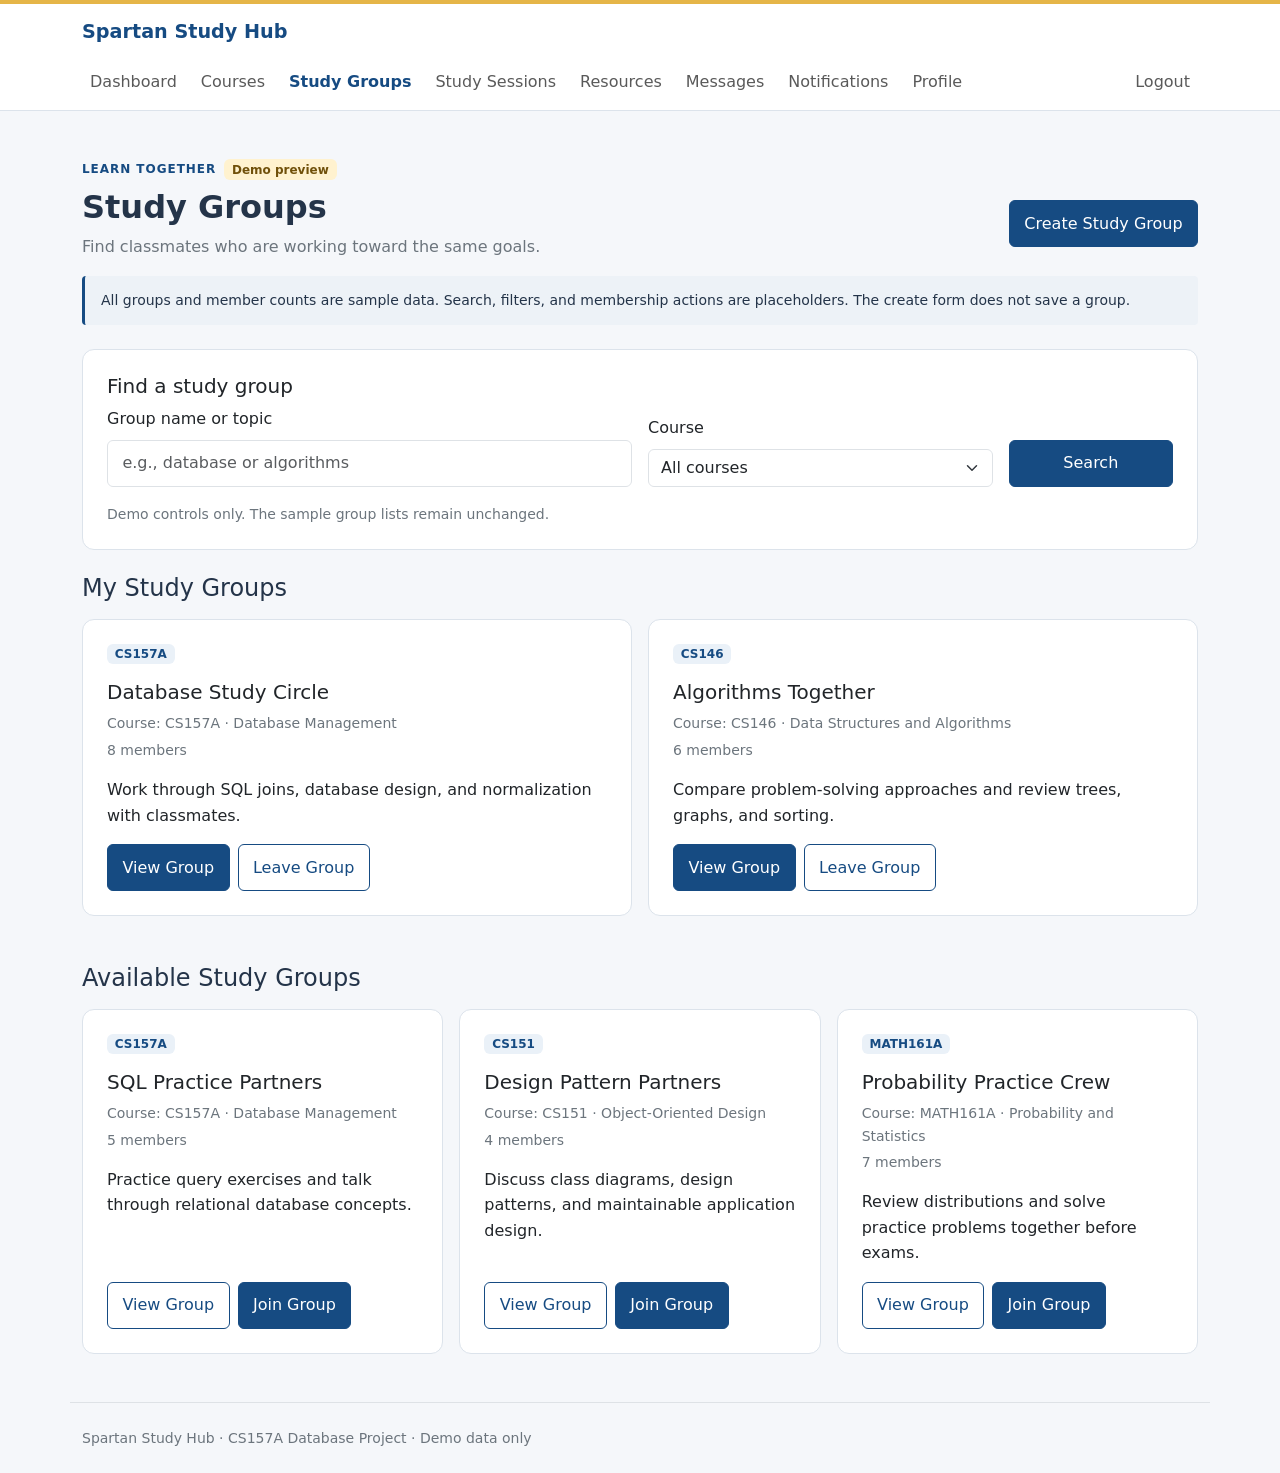
<file: frontend/study-groups.html>
<!doctype html>
<html lang="en">
<head>
  <meta charset="utf-8">
  <meta name="viewport" content="width=device-width, initial-scale=1">
  <meta name="description" content="Explore sample study groups in the Spartan Study Hub frontend preview.">
  <title>Study Groups | Spartan Study Hub</title>
  <!-- Bootstrap is loaded from a CDN; an internet connection is required. -->
  <link href="https://cdn.jsdelivr.net/npm/bootstrap@5.3.3/dist/css/bootstrap.min.css" rel="stylesheet">
  <link href="css/styles.css" rel="stylesheet">
  <script src="https://cdn.jsdelivr.net/npm/bootstrap@5.3.3/dist/js/bootstrap.bundle.min.js" defer></script>
  <script src="js/main.js" defer></script>
</head>
<body>
  <a class="skip-link" href="#main-content">Skip to main content</a>
  <header class="site-header">
    <nav class="navbar navbar-expand-xl" aria-label="Main navigation">
      <div class="container flex-wrap">
        <a class="navbar-brand fw-bold" href="dashboard.html">Spartan Study Hub</a>
        <button class="navbar-toggler" type="button" data-bs-toggle="collapse" data-bs-target="#main-navigation" aria-controls="main-navigation" aria-expanded="false" aria-label="Toggle navigation">
          <span class="navbar-toggler-icon"></span>
        </button>
        <div class="collapse navbar-collapse dashboard-navigation" id="main-navigation">
          <ul class="navbar-nav gap-xl-2 w-100">
            <li class="nav-item"><a class="nav-link" href="dashboard.html">Dashboard</a></li>
            <li class="nav-item"><a class="nav-link" href="courses.html">Courses</a></li>
            <li class="nav-item"><a class="nav-link active" href="study-groups.html" aria-current="page">Study Groups</a></li>
            <li class="nav-item"><a class="nav-link" href="study-sessions.html">Study Sessions</a></li>
            <li class="nav-item"><a class="nav-link" href="resources.html">Resources</a></li>
            <li class="nav-item"><a class="nav-link" href="messages.html">Messages</a></li>
            <li class="nav-item"><a class="nav-link" href="notifications.html">Notifications</a></li>
            <li class="nav-item"><a class="nav-link" href="profile.html">Profile</a></li>
            <li class="nav-item ms-xl-auto"><a class="nav-link" href="index.html">Logout</a></li>
          </ul>
        </div>
      </div>
    </nav>
  </header>

  <main id="main-content" class="container py-4 py-lg-5">
    <section class="mb-4" aria-labelledby="page-title">
      <div class="d-flex flex-wrap align-items-center gap-2 mb-2">
        <p class="eyebrow mb-0">Learn together</p>
        <span class="badge demo-badge">Demo preview</span>
      </div>
      <div class="d-flex flex-wrap align-items-center justify-content-between gap-3 mb-3">
        <div>
          <h1 id="page-title" class="h2 fw-bold">Study Groups</h1>
          <p class="text-secondary mb-0">Find classmates who are working toward the same goals.</p>
        </div>
        <button type="button" class="btn btn-primary" data-bs-toggle="modal" data-bs-target="#create-group-modal">Create Study Group</button>
      </div>
      <div class="demo-notice small">All groups and member counts are sample data. Search, filters, and membership actions are placeholders. The create form does not save a group.</div>
    </section>

    <section class="card mb-4" aria-labelledby="search-title">
      <div class="card-body p-4">
        <h2 id="search-title" class="h5">Find a study group</h2>
        <!-- Demo search UI only. No search request is made and no filtering is applied. -->
        <form class="row g-3 align-items-end" data-demo-form="Study group search" aria-describedby="search-note">
          <div class="col-md-6">
            <label for="group-search" class="form-label">Group name or topic</label>
            <input id="group-search" type="search" class="form-control" placeholder="e.g., database or algorithms">
          </div>
          <div class="col-md-4">
            <label for="course-filter" class="form-label">Course</label>
            <select id="course-filter" class="form-select">
              <option value="">All courses</option>
              <option value="CS157A">CS157A · Database Management</option>
              <option value="CS146">CS146 · Data Structures and Algorithms</option>
              <option value="CS151">CS151 · Object-Oriented Design</option>
              <option value="MATH161A">MATH161A · Probability and Statistics</option>
            </select>
          </div>
          <div class="col-md-2 d-grid"><button type="submit" class="btn btn-primary">Search</button></div>
          <p id="search-note" class="small text-secondary mb-0">Demo controls only. The sample group lists remain unchanged.</p>
        </form>
      </div>
    </section>

    <div id="demo-feedback" class="small text-secondary mb-4" role="status" aria-live="polite" aria-atomic="true"></div>

    <section class="mb-5" aria-labelledby="my-groups-title">
      <h2 id="my-groups-title" class="h4 mb-3">My Study Groups</h2>
      <!-- Mock memberships match the two study groups shown on the dashboard. -->
      <div class="row g-3">
        <div class="col-md-6">
          <article class="card h-100">
            <div class="card-body p-4 d-flex flex-column">
              <span class="badge course-badge align-self-start mb-3">CS157A</span>
              <h3 class="h5">Database Study Circle</h3>
              <p class="small text-secondary mb-1">Course: CS157A · Database Management</p>
              <p class="small text-secondary">8 members</p>
              <p>Work through SQL joins, database design, and normalization with classmates.</p>
              <div class="d-flex flex-wrap gap-2 mt-auto">
                <button type="button" class="btn btn-primary" data-demo-feature="View Group: Database Study Circle">View Group</button>
                <button type="button" class="btn btn-outline-primary" data-demo-feature="Leave Group: Database Study Circle">Leave Group</button>
              </div>
            </div>
          </article>
        </div>
        <div class="col-md-6">
          <article class="card h-100">
            <div class="card-body p-4 d-flex flex-column">
              <span class="badge course-badge align-self-start mb-3">CS146</span>
              <h3 class="h5">Algorithms Together</h3>
              <p class="small text-secondary mb-1">Course: CS146 · Data Structures and Algorithms</p>
              <p class="small text-secondary">6 members</p>
              <p>Compare problem-solving approaches and review trees, graphs, and sorting.</p>
              <div class="d-flex flex-wrap gap-2 mt-auto">
                <button type="button" class="btn btn-primary" data-demo-feature="View Group: Algorithms Together">View Group</button>
                <button type="button" class="btn btn-outline-primary" data-demo-feature="Leave Group: Algorithms Together">Leave Group</button>
              </div>
            </div>
          </article>
        </div>
      </div>
    </section>

    <section aria-labelledby="available-groups-title">
      <h2 id="available-groups-title" class="h4 mb-3">Available Study Groups</h2>
      <!-- Mock discovery cards only; joining does not change membership or counts. -->
      <div class="row g-3">
        <div class="col-md-6 col-xl-4">
          <article class="card h-100">
            <div class="card-body p-4 d-flex flex-column">
              <span class="badge course-badge align-self-start mb-3">CS157A</span>
              <h3 class="h5">SQL Practice Partners</h3>
              <p class="small text-secondary mb-1">Course: CS157A · Database Management</p>
              <p class="small text-secondary">5 members</p>
              <p>Practice query exercises and talk through relational database concepts.</p>
              <div class="d-flex flex-wrap gap-2 mt-auto">
                <button type="button" class="btn btn-outline-primary" data-demo-feature="View Group: SQL Practice Partners">View Group</button>
                <button type="button" class="btn btn-primary" data-demo-feature="Join Group: SQL Practice Partners">Join Group</button>
              </div>
            </div>
          </article>
        </div>
        <div class="col-md-6 col-xl-4">
          <article class="card h-100">
            <div class="card-body p-4 d-flex flex-column">
              <span class="badge course-badge align-self-start mb-3">CS151</span>
              <h3 class="h5">Design Pattern Partners</h3>
              <p class="small text-secondary mb-1">Course: CS151 · Object-Oriented Design</p>
              <p class="small text-secondary">4 members</p>
              <p>Discuss class diagrams, design patterns, and maintainable application design.</p>
              <div class="d-flex flex-wrap gap-2 mt-auto">
                <button type="button" class="btn btn-outline-primary" data-demo-feature="View Group: Design Pattern Partners">View Group</button>
                <button type="button" class="btn btn-primary" data-demo-feature="Join Group: Design Pattern Partners">Join Group</button>
              </div>
            </div>
          </article>
        </div>
        <div class="col-md-6 col-xl-4">
          <article class="card h-100">
            <div class="card-body p-4 d-flex flex-column">
              <span class="badge course-badge align-self-start mb-3">MATH161A</span>
              <h3 class="h5">Probability Practice Crew</h3>
              <p class="small text-secondary mb-1">Course: MATH161A · Probability and Statistics</p>
              <p class="small text-secondary">7 members</p>
              <p>Review distributions and solve practice problems together before exams.</p>
              <div class="d-flex flex-wrap gap-2 mt-auto">
                <button type="button" class="btn btn-outline-primary" data-demo-feature="View Group: Probability Practice Crew">View Group</button>
                <button type="button" class="btn btn-primary" data-demo-feature="Join Group: Probability Practice Crew">Join Group</button>
              </div>
            </div>
          </article>
        </div>
      </div>
    </section>
    <noscript><p class="demo-notice mt-4">Enable JavaScript for the navigation menu, create-group modal, and placeholder feedback.</p></noscript>
  </main>

  <!-- Demo form only: no backend action, persistence, or new membership. -->
  <div class="modal" id="create-group-modal" tabindex="-1" aria-labelledby="create-group-title" aria-hidden="true">
    <div class="modal-dialog modal-dialog-centered modal-dialog-scrollable">
      <!-- No input names: even without JavaScript, no entered values are submitted. -->
      <form class="modal-content" data-demo-form="Create Study Group" aria-describedby="create-group-note">
        <div class="modal-header">
          <h2 id="create-group-title" class="modal-title fs-5">Create Study Group</h2>
          <button type="button" class="btn-close" data-bs-dismiss="modal" aria-label="Close"></button>
        </div>
          <div class="modal-body">
            <p id="create-group-note" class="small text-secondary">Try the form with sample details. This preview does not create or save a group.</p>
            <div class="mb-3">
              <label for="group-name" class="form-label">Group name</label>
              <input id="group-name" type="text" class="form-control" placeholder="e.g., Database Study Buddies" maxlength="100" required>
            </div>
            <div class="mb-3">
              <label for="group-course" class="form-label">Course</label>
              <!-- Sample options match My Courses on the Courses page. -->
              <select id="group-course" class="form-select" required>
                <option value="">Choose a course</option>
                <option value="CS157A">CS157A · Database Management</option>
                <option value="CS146">CS146 · Data Structures and Algorithms</option>
                <option value="CS151">CS151 · Object-Oriented Design</option>
                <option value="MATH161A">MATH161A · Probability and Statistics</option>
              </select>
            </div>
            <div class="mb-3">
              <label for="group-description" class="form-label">Description</label>
              <textarea id="group-description" class="form-control" rows="3" placeholder="What would you like to study together?" maxlength="500" required></textarea>
            </div>
            <p class="small text-secondary mb-0" data-form-feedback role="status" aria-live="polite" aria-atomic="true"></p>
          </div>
          <div class="modal-footer">
            <button type="button" class="btn btn-outline-primary" data-bs-dismiss="modal">Cancel</button>
            <button type="submit" class="btn btn-primary">Create Study Group</button>
          </div>
      </form>
    </div>
  </div>

  <footer class="container py-4 small text-secondary border-top">Spartan Study Hub · CS157A Database Project · Demo data only</footer>
</body>
</html>
</file>
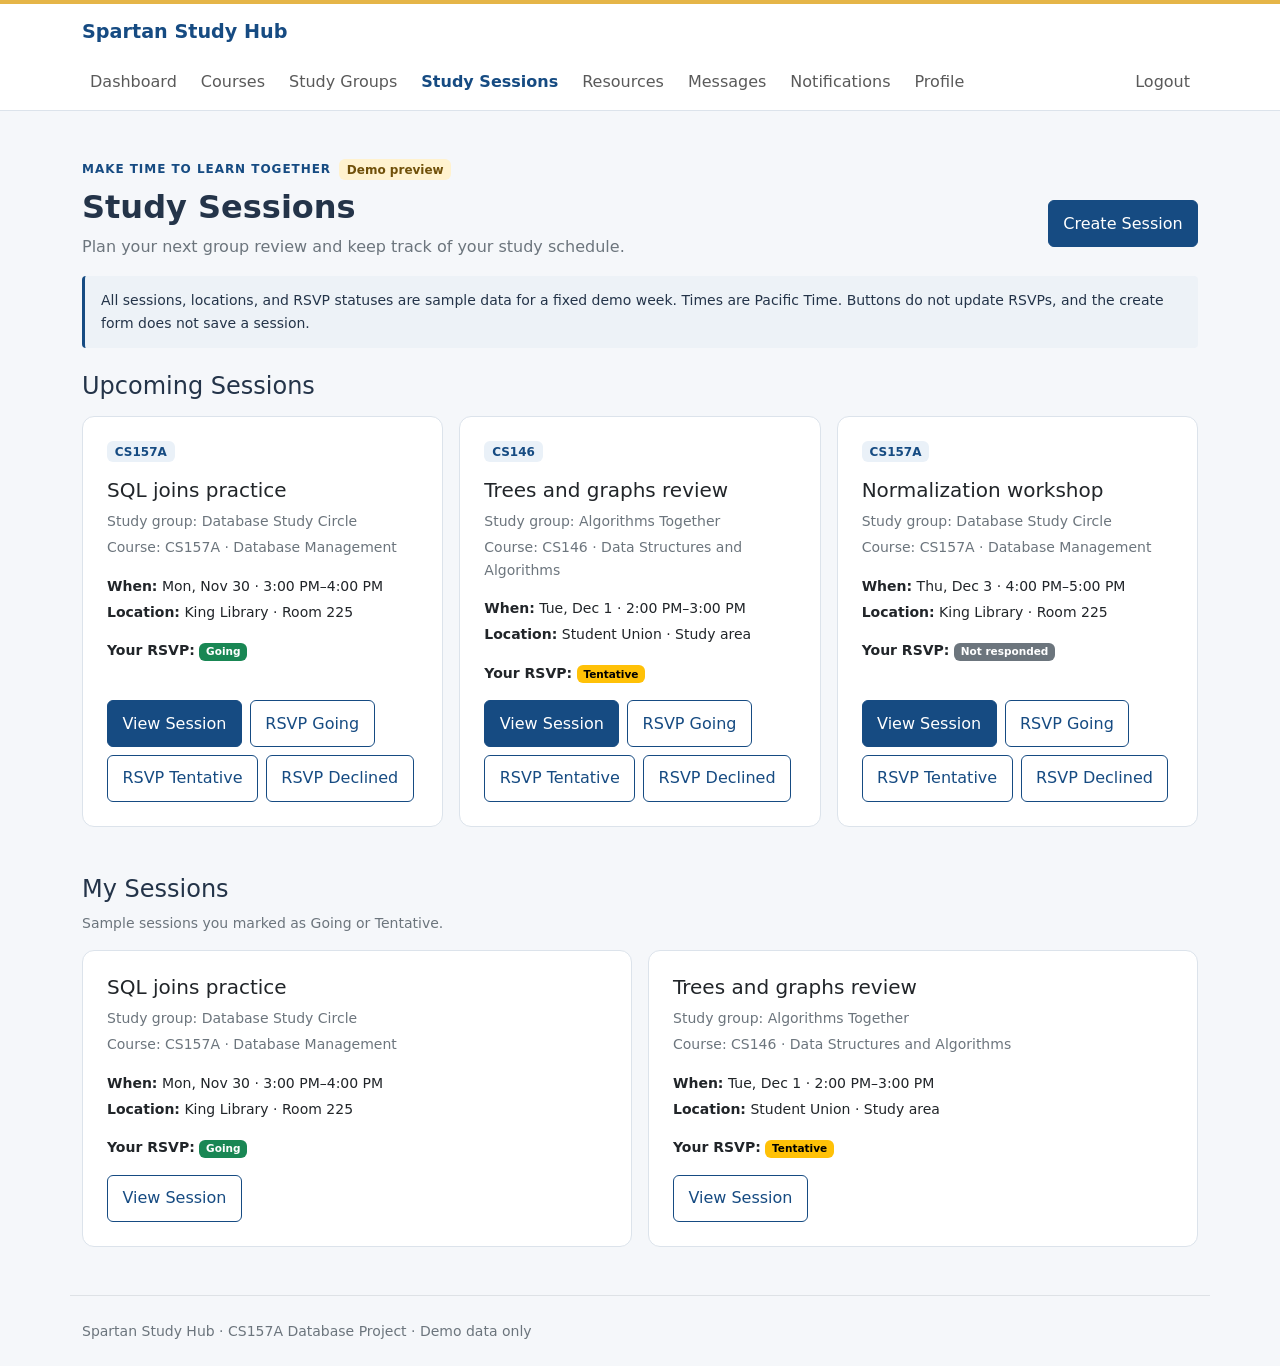
<file: frontend/study-sessions.html>
<!doctype html>
<html lang="en">
<head>
  <meta charset="utf-8">
  <meta name="viewport" content="width=device-width, initial-scale=1">
  <meta name="description" content="Explore sample study sessions in the Spartan Study Hub frontend preview.">
  <title>Study Sessions | Spartan Study Hub</title>
  <!-- Bootstrap is loaded from a CDN; an internet connection is required. -->
  <link href="https://cdn.jsdelivr.net/npm/bootstrap@5.3.3/dist/css/bootstrap.min.css" rel="stylesheet">
  <link href="css/styles.css" rel="stylesheet">
  <script src="https://cdn.jsdelivr.net/npm/bootstrap@5.3.3/dist/js/bootstrap.bundle.min.js" defer></script>
  <script src="js/main.js" defer></script>
</head>
<body>
  <a class="skip-link" href="#main-content">Skip to main content</a>
  <header class="site-header">
    <nav class="navbar navbar-expand-xl" aria-label="Main navigation">
      <div class="container flex-wrap">
        <a class="navbar-brand fw-bold" href="dashboard.html">Spartan Study Hub</a>
        <button class="navbar-toggler" type="button" data-bs-toggle="collapse" data-bs-target="#main-navigation" aria-controls="main-navigation" aria-expanded="false" aria-label="Toggle navigation">
          <span class="navbar-toggler-icon"></span>
        </button>
        <div class="collapse navbar-collapse dashboard-navigation" id="main-navigation">
          <ul class="navbar-nav gap-xl-2 w-100">
            <li class="nav-item"><a class="nav-link" href="dashboard.html">Dashboard</a></li>
            <li class="nav-item"><a class="nav-link" href="courses.html">Courses</a></li>
            <li class="nav-item"><a class="nav-link" href="study-groups.html">Study Groups</a></li>
            <li class="nav-item"><a class="nav-link active" href="study-sessions.html" aria-current="page">Study Sessions</a></li>
            <li class="nav-item"><a class="nav-link" href="resources.html">Resources</a></li>
            <li class="nav-item"><a class="nav-link" href="messages.html">Messages</a></li>
            <li class="nav-item"><a class="nav-link" href="notifications.html">Notifications</a></li>
            <li class="nav-item"><a class="nav-link" href="profile.html">Profile</a></li>
            <li class="nav-item ms-xl-auto"><a class="nav-link" href="index.html">Logout</a></li>
          </ul>
        </div>
      </div>
    </nav>
  </header>

  <main id="main-content" class="container py-4 py-lg-5">
    <section class="mb-4" aria-labelledby="page-title">
      <div class="d-flex flex-wrap align-items-center gap-2 mb-2">
        <p class="eyebrow mb-0">Make time to learn together</p>
        <span class="badge demo-badge">Demo preview</span>
      </div>
      <div class="d-flex flex-wrap align-items-center justify-content-between gap-3 mb-3">
        <div>
          <h1 id="page-title" class="h2 fw-bold">Study Sessions</h1>
          <p class="text-secondary mb-0">Plan your next group review and keep track of your study schedule.</p>
        </div>
        <button type="button" class="btn btn-primary" data-bs-toggle="modal" data-bs-target="#create-session-modal">Create Session</button>
      </div>
      <div class="demo-notice small">All sessions, locations, and RSVP statuses are sample data for a fixed demo week. Times are Pacific Time. Buttons do not update RSVPs, and the create form does not save a session.</div>
    </section>

    <div id="demo-feedback" class="small text-secondary mb-4" role="status" aria-live="polite" aria-atomic="true"></div>

    <section class="mb-5" aria-labelledby="upcoming-title">
      <h2 id="upcoming-title" class="h4 mb-3">Upcoming Sessions</h2>
      <!-- Mock sessions match the sample week on the dashboard, not a live calendar. -->
      <div class="row g-3">
        <div class="col-md-6 col-xl-4">
          <article class="card h-100">
            <div class="card-body p-4 d-flex flex-column">
              <span class="badge course-badge align-self-start mb-3">CS157A</span>
              <h3 class="h5">SQL joins practice</h3>
              <p class="small text-secondary mb-1">Study group: Database Study Circle</p>
              <p class="small text-secondary">Course: CS157A · Database Management</p>
              <p class="small mb-1"><strong>When:</strong> <time datetime="2026-11-30T15:00:00-08:00">Mon, Nov 30 · 3:00 PM</time>–<time datetime="2026-11-30T16:00:00-08:00">4:00 PM</time></p>
              <p class="small"><strong>Location:</strong> King Library · Room 225</p>
              <p class="small"><strong>Your RSVP:</strong> <span class="badge text-bg-success">Going</span></p>
              <div class="d-flex flex-wrap gap-2 mt-auto">
                <button type="button" class="btn btn-primary" data-demo-feature="View Session: SQL joins practice">View Session</button>
                <button type="button" class="btn btn-outline-primary" data-demo-feature="RSVP Going: SQL joins practice">RSVP Going</button>
                <button type="button" class="btn btn-outline-primary" data-demo-feature="RSVP Tentative: SQL joins practice">RSVP Tentative</button>
                <button type="button" class="btn btn-outline-primary" data-demo-feature="RSVP Declined: SQL joins practice">RSVP Declined</button>
              </div>
            </div>
          </article>
        </div>
        <div class="col-md-6 col-xl-4">
          <article class="card h-100">
            <div class="card-body p-4 d-flex flex-column">
              <span class="badge course-badge align-self-start mb-3">CS146</span>
              <h3 class="h5">Trees and graphs review</h3>
              <p class="small text-secondary mb-1">Study group: Algorithms Together</p>
              <p class="small text-secondary">Course: CS146 · Data Structures and Algorithms</p>
              <p class="small mb-1"><strong>When:</strong> <time datetime="2026-12-01T14:00:00-08:00">Tue, Dec 1 · 2:00 PM</time>–<time datetime="2026-12-01T15:00:00-08:00">3:00 PM</time></p>
              <p class="small"><strong>Location:</strong> Student Union · Study area</p>
              <p class="small"><strong>Your RSVP:</strong> <span class="badge text-bg-warning">Tentative</span></p>
              <div class="d-flex flex-wrap gap-2 mt-auto">
                <button type="button" class="btn btn-primary" data-demo-feature="View Session: Trees and graphs review">View Session</button>
                <button type="button" class="btn btn-outline-primary" data-demo-feature="RSVP Going: Trees and graphs review">RSVP Going</button>
                <button type="button" class="btn btn-outline-primary" data-demo-feature="RSVP Tentative: Trees and graphs review">RSVP Tentative</button>
                <button type="button" class="btn btn-outline-primary" data-demo-feature="RSVP Declined: Trees and graphs review">RSVP Declined</button>
              </div>
            </div>
          </article>
        </div>
        <div class="col-md-6 col-xl-4">
          <article class="card h-100">
            <div class="card-body p-4 d-flex flex-column">
              <span class="badge course-badge align-self-start mb-3">CS157A</span>
              <h3 class="h5">Normalization workshop</h3>
              <p class="small text-secondary mb-1">Study group: Database Study Circle</p>
              <p class="small text-secondary">Course: CS157A · Database Management</p>
              <p class="small mb-1"><strong>When:</strong> <time datetime="2026-12-03T16:00:00-08:00">Thu, Dec 3 · 4:00 PM</time>–<time datetime="2026-12-03T17:00:00-08:00">5:00 PM</time></p>
              <p class="small"><strong>Location:</strong> King Library · Room 225</p>
              <p class="small"><strong>Your RSVP:</strong> <span class="badge text-bg-secondary">Not responded</span></p>
              <div class="d-flex flex-wrap gap-2 mt-auto">
                <button type="button" class="btn btn-primary" data-demo-feature="View Session: Normalization workshop">View Session</button>
                <button type="button" class="btn btn-outline-primary" data-demo-feature="RSVP Going: Normalization workshop">RSVP Going</button>
                <button type="button" class="btn btn-outline-primary" data-demo-feature="RSVP Tentative: Normalization workshop">RSVP Tentative</button>
                <button type="button" class="btn btn-outline-primary" data-demo-feature="RSVP Declined: Normalization workshop">RSVP Declined</button>
              </div>
            </div>
          </article>
        </div>
      </div>
    </section>

    <section aria-labelledby="my-sessions-title">
      <h2 id="my-sessions-title" class="h4 mb-2">My Sessions</h2>
      <p class="small text-secondary mb-3">Sample sessions you marked as Going or Tentative.</p>
      <!-- Mock personal schedule: a subset of Upcoming Sessions with matching details. -->
      <div class="row g-3">
        <div class="col-md-6">
          <article class="card h-100">
            <div class="card-body p-4">
              <h3 class="h5">SQL joins practice</h3>
              <p class="small text-secondary mb-1">Study group: Database Study Circle</p>
              <p class="small text-secondary">Course: CS157A · Database Management</p>
              <p class="small mb-1"><strong>When:</strong> <time datetime="2026-11-30T15:00:00-08:00">Mon, Nov 30 · 3:00 PM</time>–<time datetime="2026-11-30T16:00:00-08:00">4:00 PM</time></p>
              <p class="small"><strong>Location:</strong> King Library · Room 225</p>
              <p class="small"><strong>Your RSVP:</strong> <span class="badge text-bg-success">Going</span></p>
              <button type="button" class="btn btn-outline-primary" data-demo-feature="View Session: SQL joins practice">View Session</button>
            </div>
          </article>
        </div>
        <div class="col-md-6">
          <article class="card h-100">
            <div class="card-body p-4">
              <h3 class="h5">Trees and graphs review</h3>
              <p class="small text-secondary mb-1">Study group: Algorithms Together</p>
              <p class="small text-secondary">Course: CS146 · Data Structures and Algorithms</p>
              <p class="small mb-1"><strong>When:</strong> <time datetime="2026-12-01T14:00:00-08:00">Tue, Dec 1 · 2:00 PM</time>–<time datetime="2026-12-01T15:00:00-08:00">3:00 PM</time></p>
              <p class="small"><strong>Location:</strong> Student Union · Study area</p>
              <p class="small"><strong>Your RSVP:</strong> <span class="badge text-bg-warning">Tentative</span></p>
              <button type="button" class="btn btn-outline-primary" data-demo-feature="View Session: Trees and graphs review">View Session</button>
            </div>
          </article>
        </div>
      </div>
    </section>
    <noscript><p class="demo-notice mt-4">Enable JavaScript for the navigation menu, create-session modal, and placeholder feedback.</p></noscript>
  </main>

  <!-- Demo form only. Inputs have no names, and the shared script prevents submission. -->
  <div class="modal" id="create-session-modal" tabindex="-1" aria-labelledby="create-session-title" aria-hidden="true">
    <div class="modal-dialog modal-dialog-centered modal-dialog-scrollable">
      <form class="modal-content" data-demo-form="Create Session" aria-describedby="create-session-note">
        <div class="modal-header">
          <h2 id="create-session-title" class="modal-title fs-5">Create Session</h2>
          <button type="button" class="btn-close" data-bs-dismiss="modal" aria-label="Close"></button>
        </div>
        <div class="modal-body">
          <p id="create-session-note" class="small text-secondary">Try sample details only. No session is created or saved. Enter dates and times in Pacific Time.</p>
          <div class="mb-3">
            <label for="session-group" class="form-label">Study group</label>
            <!-- Mock options match My Study Groups. -->
            <select id="session-group" class="form-select" required>
              <option value="">Choose a study group</option>
              <option value="database-circle">Database Study Circle · CS157A</option>
              <option value="algorithms-together">Algorithms Together · CS146</option>
            </select>
          </div>
          <div class="mb-3">
            <label for="session-topic" class="form-label">Topic</label>
            <input id="session-topic" type="text" class="form-control" placeholder="e.g., SQL joins practice" maxlength="150" required>
          </div>
          <div class="mb-3">
            <label for="session-start" class="form-label">Start date/time</label>
            <input id="session-start" type="datetime-local" class="form-control" required>
          </div>
          <div class="mb-3">
            <label for="session-end" class="form-label">End date/time</label>
            <input id="session-end" type="datetime-local" class="form-control" required>
          </div>
          <div class="mb-3">
            <label for="session-location" class="form-label">Location</label>
            <input id="session-location" type="text" class="form-control" placeholder="e.g., King Library, Room 225" maxlength="200" required>
          </div>
          <p class="small text-secondary mb-0" data-form-feedback role="status" aria-live="polite" aria-atomic="true"></p>
        </div>
        <div class="modal-footer">
          <button type="button" class="btn btn-outline-primary" data-bs-dismiss="modal">Cancel</button>
          <button type="submit" class="btn btn-primary">Create Session</button>
        </div>
      </form>
    </div>
  </div>

  <footer class="container py-4 small text-secondary border-top">Spartan Study Hub · CS157A Database Project · Demo data only</footer>
</body>
</html>
</file>
<file: frontend/css/styles.css>
/* Shared styles layered over Bootstrap. No build step is required. */
:root {
  --hub-blue: #164b82;
  --hub-blue-dark: #10385f;
  --hub-gold: #e5b548;
  --hub-border: #dce3eb;
}

body {
  margin: 0;
  background-color: #f5f7fa;
  color: #243449;
  font-family: system-ui, -apple-system, "Segoe UI", sans-serif;
  line-height: 1.6;
}

a { color: var(--hub-blue); }

.login-page {
  min-height: 100vh;
  display: flex;
  align-items: center;
  border-top: 6px solid var(--hub-gold);
}

.eyebrow {
  color: var(--hub-blue);
  font-size: 0.75rem;
  font-weight: 700;
  letter-spacing: 0.08em;
  text-transform: uppercase;
}

.intro-list { padding-left: 1.25rem; }
.intro-list li + li { margin-top: 0.5rem; }

.card {
  border: 1px solid var(--hub-border);
  border-radius: 0.75rem;
  overflow: hidden;
}

.login-card { box-shadow: 0 4px 18px rgb(36 52 73 / 6%); }

.card-header {
  padding: 1.25rem 1.5rem;
  background-color: #fff;
  border-bottom: 1px solid var(--hub-border);
}

.summary-card { border-top: 3px solid var(--hub-blue); }
.summary-card .card-body { padding: 1.25rem; }

.summary-number {
  margin: 0.25rem 0;
  color: var(--hub-blue);
  font-size: 2rem;
  font-weight: 700;
  line-height: 1.3;
}

.site-header {
  background-color: #fff;
  border-top: 4px solid var(--hub-gold);
  border-bottom: 1px solid var(--hub-border);
}

.navbar-brand {
  color: var(--hub-blue);
  font-size: 1.2rem;
  white-space: normal;
}

.navbar-brand:hover { color: var(--hub-blue-dark); }
.navbar .nav-link { text-align: left; }
.navbar .nav-link.active { color: var(--hub-blue); font-weight: 700; }
.navbar .nav-link:hover { color: var(--hub-blue); }
.navbar-toggler { padding: 0.5rem; }

.btn-primary {
  --bs-btn-bg: var(--hub-blue);
  --bs-btn-border-color: var(--hub-blue);
  --bs-btn-hover-bg: var(--hub-blue-dark);
  --bs-btn-hover-border-color: var(--hub-blue-dark);
  --bs-btn-active-bg: var(--hub-blue-dark);
  --bs-btn-active-border-color: var(--hub-blue-dark);
}

.btn-outline-primary {
  --bs-btn-color: var(--hub-blue);
  --bs-btn-border-color: var(--hub-blue);
  --bs-btn-hover-bg: var(--hub-blue);
  --bs-btn-hover-border-color: var(--hub-blue);
  --bs-btn-active-bg: var(--hub-blue-dark);
  --bs-btn-active-border-color: var(--hub-blue-dark);
}

.btn-link { color: var(--hub-blue); font-size: inherit; }
.btn, .form-control { padding: 0.65rem 0.9rem; }
.form-control:focus { border-color: var(--hub-blue); box-shadow: 0 0 0 0.2rem rgb(22 75 130 / 15%); }

.demo-badge { background-color: #fff2cf; color: #70500a; font-weight: 600; }
.course-badge { background-color: #eaf1f8; color: var(--hub-blue); }
.demo-notice { padding: 0.85rem 1rem; background-color: #edf2f7; border-left: 3px solid var(--hub-blue); border-radius: 0.25rem; }
.activity-meta { color: #637084; font-size: 0.75rem; }

/* Keep feedback in the layout for assistive technology, even when empty. */
#demo-feedback:not(:empty) {
  padding: 0.85rem 1rem;
  background-color: #eaf1f8;
  border-left: 3px solid var(--hub-blue);
  border-radius: 0.25rem;
}

:focus-visible { outline: 3px solid var(--hub-blue); outline-offset: 3px; }
.skip-link { position: absolute; top: -100px; left: 1rem; z-index: 1100; padding: 0.75rem 1rem; background-color: #fff; }
.skip-link:focus { top: 0.5rem; }

@media (min-width: 1200px) {
  /* A second navigation row leaves room for every requested section. */
  .navbar-expand-xl .dashboard-navigation { flex-basis: 100%; padding-top: 0.5rem; }
}

@media (max-width: 575.98px) {
  .login-page { align-items: flex-start; }
  .navbar-brand { max-width: calc(100% - 4.5rem); font-size: 1.05rem; }
  .card-header { padding: 1rem; }
}
</file>
